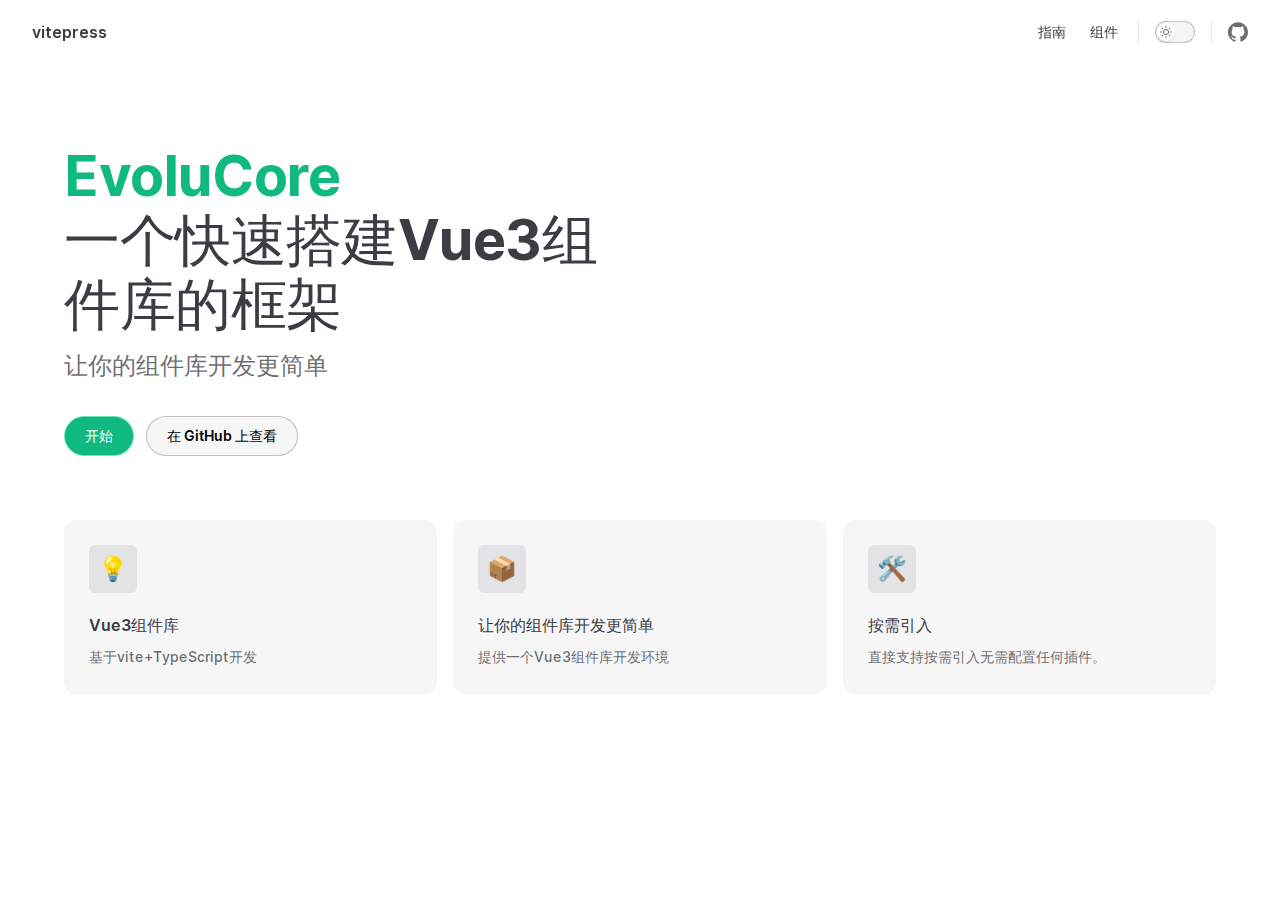
<file: index.html>
<!DOCTYPE html>
<html lang="en-US" dir="ltr">
  <head>
    <meta charset="utf-8">
    <meta name="viewport" content="width=device-width,initial-scale=1">
    <title>EvoluCore | 一个快速搭建Vue3组件库的框架</title>
    <meta name="description" content="A VitePress site">
    <link rel="preload stylesheet" href="/assets/style.d48b5e51.css" as="style">
    <script type="module" src="/assets/app.4b8f369d.js"></script>
    <link rel="preload" href="/assets/inter-roman-latin.2ed14f66.woff2" as="font" type="font/woff2" crossorigin="">
  <link rel="modulepreload" href="/assets/chunks/framework.c70d819a.js">
  <link rel="modulepreload" href="/assets/chunks/theme.edb5f529.js">
  <link rel="modulepreload" href="/assets/index.md.84048047.lean.js">
  <script id="check-dark-light">(()=>{const e=localStorage.getItem("vitepress-theme-appearance")||"",a=window.matchMedia("(prefers-color-scheme: dark)").matches;(!e||e==="auto"?a:e==="dark")&&document.documentElement.classList.add("dark")})();</script>
  </head>
  <body>
    <div id="app"><div class="Layout" data-v-1bb2f129><!--[--><!--]--><!--[--><span tabindex="-1" data-v-63f22aab></span><a href="#VPContent" class="VPSkipLink visually-hidden" data-v-63f22aab> Skip to content </a><!--]--><!----><header class="VPNav" data-v-1bb2f129 data-v-a34db07b><div class="VPNavBar" data-v-a34db07b data-v-1596ffe1><div class="container" data-v-1596ffe1><div class="title" data-v-1596ffe1><div class="VPNavBarTitle" data-v-1596ffe1 data-v-0a76f8d3><a class="title" href="/" data-v-0a76f8d3><!--[--><!--]--><!----><!--[-->vitepress<!--]--><!--[--><!--]--></a></div></div><div class="content" data-v-1596ffe1><div class="curtain" data-v-1596ffe1></div><div class="content-body" data-v-1596ffe1><!--[--><!--]--><div class="VPNavBarSearch search" style="--vp-meta-key:&#39;Meta&#39;;" data-v-1596ffe1><!----></div><nav aria-labelledby="main-nav-aria-label" class="VPNavBarMenu menu" data-v-1596ffe1 data-v-b359ed1b><span id="main-nav-aria-label" class="visually-hidden" data-v-b359ed1b>Main Navigation</span><!--[--><!--[--><a class="VPLink link VPNavBarMenuLink" href="/guild/introduce.html" tabindex="0" data-v-b359ed1b data-v-f59ed9b0 data-v-d43be64b><!--[-->指南<!--]--><!----></a><!--]--><!--[--><a class="VPLink link VPNavBarMenuLink" href="/components/button/" tabindex="0" data-v-b359ed1b data-v-f59ed9b0 data-v-d43be64b><!--[-->组件<!--]--><!----></a><!--]--><!--]--></nav><!----><div class="VPNavBarAppearance appearance" data-v-1596ffe1 data-v-9010f708><label title="toggle dark mode" data-v-9010f708 data-v-d41270d1><button class="VPSwitch VPSwitchAppearance" type="button" role="switch" aria-checked="false" data-v-d41270d1 data-v-3f26024b><span class="check" data-v-3f26024b><span class="icon" data-v-3f26024b><!--[--><svg xmlns="http://www.w3.org/2000/svg" aria-hidden="true" focusable="false" viewbox="0 0 24 24" class="sun" data-v-d41270d1><path d="M12,18c-3.3,0-6-2.7-6-6s2.7-6,6-6s6,2.7,6,6S15.3,18,12,18zM12,8c-2.2,0-4,1.8-4,4c0,2.2,1.8,4,4,4c2.2,0,4-1.8,4-4C16,9.8,14.2,8,12,8z"></path><path d="M12,4c-0.6,0-1-0.4-1-1V1c0-0.6,0.4-1,1-1s1,0.4,1,1v2C13,3.6,12.6,4,12,4z"></path><path d="M12,24c-0.6,0-1-0.4-1-1v-2c0-0.6,0.4-1,1-1s1,0.4,1,1v2C13,23.6,12.6,24,12,24z"></path><path d="M5.6,6.6c-0.3,0-0.5-0.1-0.7-0.3L3.5,4.9c-0.4-0.4-0.4-1,0-1.4s1-0.4,1.4,0l1.4,1.4c0.4,0.4,0.4,1,0,1.4C6.2,6.5,5.9,6.6,5.6,6.6z"></path><path d="M19.8,20.8c-0.3,0-0.5-0.1-0.7-0.3l-1.4-1.4c-0.4-0.4-0.4-1,0-1.4s1-0.4,1.4,0l1.4,1.4c0.4,0.4,0.4,1,0,1.4C20.3,20.7,20,20.8,19.8,20.8z"></path><path d="M3,13H1c-0.6,0-1-0.4-1-1s0.4-1,1-1h2c0.6,0,1,0.4,1,1S3.6,13,3,13z"></path><path d="M23,13h-2c-0.6,0-1-0.4-1-1s0.4-1,1-1h2c0.6,0,1,0.4,1,1S23.6,13,23,13z"></path><path d="M4.2,20.8c-0.3,0-0.5-0.1-0.7-0.3c-0.4-0.4-0.4-1,0-1.4l1.4-1.4c0.4-0.4,1-0.4,1.4,0s0.4,1,0,1.4l-1.4,1.4C4.7,20.7,4.5,20.8,4.2,20.8z"></path><path d="M18.4,6.6c-0.3,0-0.5-0.1-0.7-0.3c-0.4-0.4-0.4-1,0-1.4l1.4-1.4c0.4-0.4,1-0.4,1.4,0s0.4,1,0,1.4l-1.4,1.4C18.9,6.5,18.6,6.6,18.4,6.6z"></path></svg><svg xmlns="http://www.w3.org/2000/svg" aria-hidden="true" focusable="false" viewbox="0 0 24 24" class="moon" data-v-d41270d1><path d="M12.1,22c-0.3,0-0.6,0-0.9,0c-5.5-0.5-9.5-5.4-9-10.9c0.4-4.8,4.2-8.6,9-9c0.4,0,0.8,0.2,1,0.5c0.2,0.3,0.2,0.8-0.1,1.1c-2,2.7-1.4,6.4,1.3,8.4c2.1,1.6,5,1.6,7.1,0c0.3-0.2,0.7-0.3,1.1-0.1c0.3,0.2,0.5,0.6,0.5,1c-0.2,2.7-1.5,5.1-3.6,6.8C16.6,21.2,14.4,22,12.1,22zM9.3,4.4c-2.9,1-5,3.6-5.2,6.8c-0.4,4.4,2.8,8.3,7.2,8.7c2.1,0.2,4.2-0.4,5.8-1.8c1.1-0.9,1.9-2.1,2.4-3.4c-2.5,0.9-5.3,0.5-7.5-1.1C9.2,11.4,8.1,7.7,9.3,4.4z"></path></svg><!--]--></span></span></button></label></div><div class="VPSocialLinks VPNavBarSocialLinks social-links" data-v-1596ffe1 data-v-08c912ee data-v-e23be4ef><!--[--><a class="VPSocialLink" href="https://github.com/triumph-light/evolucore" aria-label="github" target="_blank" rel="noopener" data-v-e23be4ef data-v-031dfe03><svg role="img" viewBox="0 0 24 24" xmlns="http://www.w3.org/2000/svg"><title>GitHub</title><path d="M12 .297c-6.63 0-12 5.373-12 12 0 5.303 3.438 9.8 8.205 11.385.6.113.82-.258.82-.577 0-.285-.01-1.04-.015-2.04-3.338.724-4.042-1.61-4.042-1.61C4.422 18.07 3.633 17.7 3.633 17.7c-1.087-.744.084-.729.084-.729 1.205.084 1.838 1.236 1.838 1.236 1.07 1.835 2.809 1.305 3.495.998.108-.776.417-1.305.76-1.605-2.665-.3-5.466-1.332-5.466-5.93 0-1.31.465-2.38 1.235-3.22-.135-.303-.54-1.523.105-3.176 0 0 1.005-.322 3.3 1.23.96-.267 1.98-.399 3-.405 1.02.006 2.04.138 3 .405 2.28-1.552 3.285-1.23 3.285-1.23.645 1.653.24 2.873.12 3.176.765.84 1.23 1.91 1.23 3.22 0 4.61-2.805 5.625-5.475 5.92.42.36.81 1.096.81 2.22 0 1.606-.015 2.896-.015 3.286 0 .315.21.69.825.57C20.565 22.092 24 17.592 24 12.297c0-6.627-5.373-12-12-12"/></svg></a><!--]--></div><div class="VPFlyout VPNavBarExtra extra" data-v-1596ffe1 data-v-df7bf462 data-v-a39792b1><button type="button" class="button" aria-haspopup="true" aria-expanded="false" aria-label="extra navigation" data-v-a39792b1><svg xmlns="http://www.w3.org/2000/svg" aria-hidden="true" focusable="false" viewbox="0 0 24 24" class="icon" data-v-a39792b1><circle cx="12" cy="12" r="2"></circle><circle cx="19" cy="12" r="2"></circle><circle cx="5" cy="12" r="2"></circle></svg></button><div class="menu" data-v-a39792b1><div class="VPMenu" data-v-a39792b1 data-v-052b0f96><!----><!--[--><!--[--><!----><div class="group" data-v-df7bf462><div class="item appearance" data-v-df7bf462><p class="label" data-v-df7bf462>Appearance</p><div class="appearance-action" data-v-df7bf462><label title="toggle dark mode" data-v-df7bf462 data-v-d41270d1><button class="VPSwitch VPSwitchAppearance" type="button" role="switch" aria-checked="false" data-v-d41270d1 data-v-3f26024b><span class="check" data-v-3f26024b><span class="icon" data-v-3f26024b><!--[--><svg xmlns="http://www.w3.org/2000/svg" aria-hidden="true" focusable="false" viewbox="0 0 24 24" class="sun" data-v-d41270d1><path d="M12,18c-3.3,0-6-2.7-6-6s2.7-6,6-6s6,2.7,6,6S15.3,18,12,18zM12,8c-2.2,0-4,1.8-4,4c0,2.2,1.8,4,4,4c2.2,0,4-1.8,4-4C16,9.8,14.2,8,12,8z"></path><path d="M12,4c-0.6,0-1-0.4-1-1V1c0-0.6,0.4-1,1-1s1,0.4,1,1v2C13,3.6,12.6,4,12,4z"></path><path d="M12,24c-0.6,0-1-0.4-1-1v-2c0-0.6,0.4-1,1-1s1,0.4,1,1v2C13,23.6,12.6,24,12,24z"></path><path d="M5.6,6.6c-0.3,0-0.5-0.1-0.7-0.3L3.5,4.9c-0.4-0.4-0.4-1,0-1.4s1-0.4,1.4,0l1.4,1.4c0.4,0.4,0.4,1,0,1.4C6.2,6.5,5.9,6.6,5.6,6.6z"></path><path d="M19.8,20.8c-0.3,0-0.5-0.1-0.7-0.3l-1.4-1.4c-0.4-0.4-0.4-1,0-1.4s1-0.4,1.4,0l1.4,1.4c0.4,0.4,0.4,1,0,1.4C20.3,20.7,20,20.8,19.8,20.8z"></path><path d="M3,13H1c-0.6,0-1-0.4-1-1s0.4-1,1-1h2c0.6,0,1,0.4,1,1S3.6,13,3,13z"></path><path d="M23,13h-2c-0.6,0-1-0.4-1-1s0.4-1,1-1h2c0.6,0,1,0.4,1,1S23.6,13,23,13z"></path><path d="M4.2,20.8c-0.3,0-0.5-0.1-0.7-0.3c-0.4-0.4-0.4-1,0-1.4l1.4-1.4c0.4-0.4,1-0.4,1.4,0s0.4,1,0,1.4l-1.4,1.4C4.7,20.7,4.5,20.8,4.2,20.8z"></path><path d="M18.4,6.6c-0.3,0-0.5-0.1-0.7-0.3c-0.4-0.4-0.4-1,0-1.4l1.4-1.4c0.4-0.4,1-0.4,1.4,0s0.4,1,0,1.4l-1.4,1.4C18.9,6.5,18.6,6.6,18.4,6.6z"></path></svg><svg xmlns="http://www.w3.org/2000/svg" aria-hidden="true" focusable="false" viewbox="0 0 24 24" class="moon" data-v-d41270d1><path d="M12.1,22c-0.3,0-0.6,0-0.9,0c-5.5-0.5-9.5-5.4-9-10.9c0.4-4.8,4.2-8.6,9-9c0.4,0,0.8,0.2,1,0.5c0.2,0.3,0.2,0.8-0.1,1.1c-2,2.7-1.4,6.4,1.3,8.4c2.1,1.6,5,1.6,7.1,0c0.3-0.2,0.7-0.3,1.1-0.1c0.3,0.2,0.5,0.6,0.5,1c-0.2,2.7-1.5,5.1-3.6,6.8C16.6,21.2,14.4,22,12.1,22zM9.3,4.4c-2.9,1-5,3.6-5.2,6.8c-0.4,4.4,2.8,8.3,7.2,8.7c2.1,0.2,4.2-0.4,5.8-1.8c1.1-0.9,1.9-2.1,2.4-3.4c-2.5,0.9-5.3,0.5-7.5-1.1C9.2,11.4,8.1,7.7,9.3,4.4z"></path></svg><!--]--></span></span></button></label></div></div></div><div class="group" data-v-df7bf462><div class="item social-links" data-v-df7bf462><div class="VPSocialLinks social-links-list" data-v-df7bf462 data-v-e23be4ef><!--[--><a class="VPSocialLink" href="https://github.com/triumph-light/evolucore" aria-label="github" target="_blank" rel="noopener" data-v-e23be4ef data-v-031dfe03><svg role="img" viewBox="0 0 24 24" xmlns="http://www.w3.org/2000/svg"><title>GitHub</title><path d="M12 .297c-6.63 0-12 5.373-12 12 0 5.303 3.438 9.8 8.205 11.385.6.113.82-.258.82-.577 0-.285-.01-1.04-.015-2.04-3.338.724-4.042-1.61-4.042-1.61C4.422 18.07 3.633 17.7 3.633 17.7c-1.087-.744.084-.729.084-.729 1.205.084 1.838 1.236 1.838 1.236 1.07 1.835 2.809 1.305 3.495.998.108-.776.417-1.305.76-1.605-2.665-.3-5.466-1.332-5.466-5.93 0-1.31.465-2.38 1.235-3.22-.135-.303-.54-1.523.105-3.176 0 0 1.005-.322 3.3 1.23.96-.267 1.98-.399 3-.405 1.02.006 2.04.138 3 .405 2.28-1.552 3.285-1.23 3.285-1.23.645 1.653.24 2.873.12 3.176.765.84 1.23 1.91 1.23 3.22 0 4.61-2.805 5.625-5.475 5.92.42.36.81 1.096.81 2.22 0 1.606-.015 2.896-.015 3.286 0 .315.21.69.825.57C20.565 22.092 24 17.592 24 12.297c0-6.627-5.373-12-12-12"/></svg></a><!--]--></div></div></div><!--]--><!--]--></div></div></div><!--[--><!--]--><button type="button" class="VPNavBarHamburger hamburger" aria-label="mobile navigation" aria-expanded="false" aria-controls="VPNavScreen" data-v-1596ffe1 data-v-66539d75><span class="container" data-v-66539d75><span class="top" data-v-66539d75></span><span class="middle" data-v-66539d75></span><span class="bottom" data-v-66539d75></span></span></button></div></div></div></div><!----></header><!----><!----><div class="VPContent is-home" id="VPContent" data-v-1bb2f129 data-v-6f756736><div class="VPHome" data-v-6f756736 data-v-53fe332a><!--[--><!--]--><div class="VPHero has-image VPHomeHero" data-v-53fe332a data-v-c5f42682><div class="container" data-v-c5f42682><div class="main" data-v-c5f42682><!--[--><h1 class="name" data-v-c5f42682><span class="clip" data-v-c5f42682>EvoluCore</span></h1><p class="text" data-v-c5f42682>一个快速搭建Vue3组件库的框架</p><p class="tagline" data-v-c5f42682>让你的组件库开发更简单</p><!--]--><div class="actions" data-v-c5f42682><!--[--><div class="action" data-v-c5f42682><a class="VPButton medium brand" href="/guild/introduce.html" data-v-c5f42682 data-v-65d34a47>开始</a></div><div class="action" data-v-c5f42682><a class="VPButton medium alt" href="https://github.com/qddidi/easyest" target="_blank" rel="noreferrer" data-v-c5f42682 data-v-65d34a47>在 GitHub 上查看</a></div><!--]--></div></div><div class="image" data-v-c5f42682><div class="image-container" data-v-c5f42682><div class="image-bg" data-v-c5f42682></div><!--[--><!--[--><!--[--><!----><!----><!--]--><!--]--><!--]--></div></div></div></div><!--[--><!--]--><!--[--><!--]--><div class="VPFeatures VPHomeFeatures" data-v-53fe332a data-v-8a35b362><div class="container" data-v-8a35b362><div class="items" data-v-8a35b362><!--[--><div class="grid-3 item" data-v-8a35b362><span class="VPLink VPFeature" data-v-8a35b362 data-v-b583f93c data-v-d43be64b><!--[--><article class="box" data-v-b583f93c><div class="icon" data-v-b583f93c>💡</div><h2 class="title" data-v-b583f93c>Vue3组件库</h2><p class="details" data-v-b583f93c>基于vite+TypeScript开发</p><!----></article><!--]--><!----></span></div><div class="grid-3 item" data-v-8a35b362><span class="VPLink VPFeature" data-v-8a35b362 data-v-b583f93c data-v-d43be64b><!--[--><article class="box" data-v-b583f93c><div class="icon" data-v-b583f93c>📦</div><h2 class="title" data-v-b583f93c>让你的组件库开发更简单</h2><p class="details" data-v-b583f93c>提供一个Vue3组件库开发环境</p><!----></article><!--]--><!----></span></div><div class="grid-3 item" data-v-8a35b362><span class="VPLink VPFeature" data-v-8a35b362 data-v-b583f93c data-v-d43be64b><!--[--><article class="box" data-v-b583f93c><div class="icon" data-v-b583f93c>🛠️</div><h2 class="title" data-v-b583f93c>按需引入</h2><p class="details" data-v-b583f93c>直接支持按需引入无需配置任何插件。</p><!----></article><!--]--><!----></span></div><!--]--></div></div></div><!--[--><!--]--><div style="position:relative;" data-v-53fe332a><div></div></div></div></div><!----><!--[--><!--]--></div></div>
    <script>__VP_HASH_MAP__ = JSON.parse("{\"guild_quickstart.md\":\"344ac8ed\",\"guild_introduce.md\":\"3126398a\",\"index.md\":\"84048047\",\"components_button_index.md\":\"f0eb776c\"}")
__VP_SITE_DATA__ = JSON.parse("{\"lang\":\"en-US\",\"dir\":\"ltr\",\"title\":\"VitePress\",\"description\":\"A VitePress site\",\"base\":\"/\",\"head\":[],\"appearance\":true,\"themeConfig\":{\"siteTitle\":\"vitepress\",\"nav\":[{\"text\":\"指南\",\"link\":\"/guild/introduce\"},{\"text\":\"组件\",\"link\":\"components/button/\"}],\"socialLinks\":[{\"icon\":\"github\",\"link\":\"https://github.com/triumph-light/evolucore\"}],\"sidebar\":{\"/guild\":[{\"text\":\"引入\",\"items\":[{\"text\":\"介绍\",\"link\":\"/guild/introduce\"},{\"text\":\"快速开始\",\"link\":\"/guild/quickstart\"}]},{\"text\":\"进阶\",\"items\":[{\"text\":\"xxx\",\"link\":\"/xxx\"}]}],\"/components/\":[{\"text\":\"基础组件\",\"items\":[{\"text\":\"Button\",\"link\":\"/components/button\"}]}]}},\"locales\":{},\"scrollOffset\":90,\"cleanUrls\":false}")</script>
    
  </body>
</html>
</file>
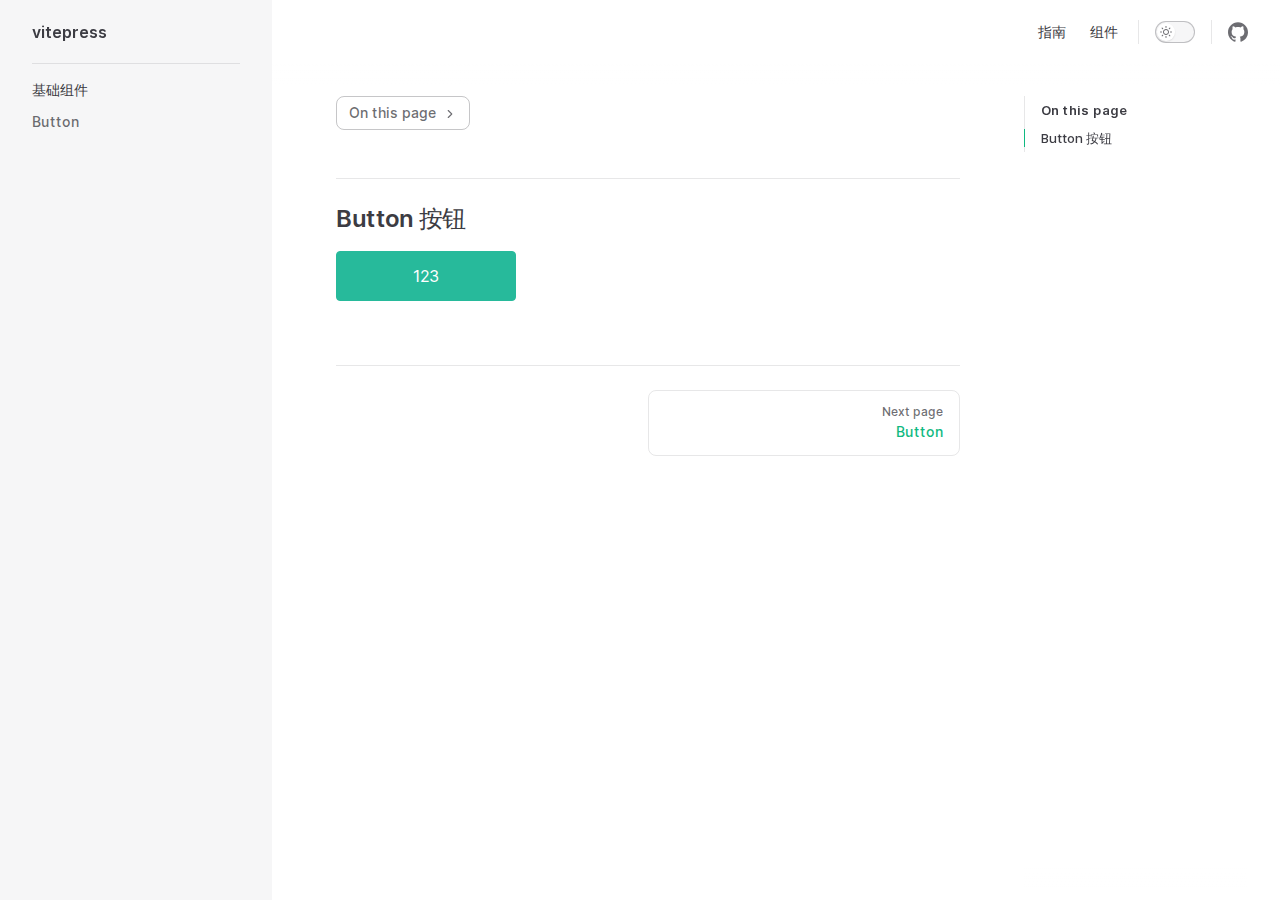
<file: components/button/index.html>
<!DOCTYPE html>
<html lang="en-US" dir="ltr">
  <head>
    <meta charset="utf-8">
    <meta name="viewport" content="width=device-width,initial-scale=1">
    <title>VitePress | VitePress</title>
    <meta name="description" content="A VitePress site">
    <link rel="preload stylesheet" href="/assets/style.d48b5e51.css" as="style">
    <script type="module" src="/assets/app.4b8f369d.js"></script>
    <link rel="preload" href="/assets/inter-roman-latin.2ed14f66.woff2" as="font" type="font/woff2" crossorigin="">
  <link rel="modulepreload" href="/assets/chunks/framework.c70d819a.js">
  <link rel="modulepreload" href="/assets/chunks/theme.edb5f529.js">
  <link rel="modulepreload" href="/assets/components_button_index.md.f0eb776c.lean.js">
  <script id="check-dark-light">(()=>{const e=localStorage.getItem("vitepress-theme-appearance")||"",a=window.matchMedia("(prefers-color-scheme: dark)").matches;(!e||e==="auto"?a:e==="dark")&&document.documentElement.classList.add("dark")})();</script>
  </head>
  <body>
    <div id="app"><div class="Layout" data-v-1bb2f129><!--[--><!--]--><!--[--><span tabindex="-1" data-v-63f22aab></span><a href="#VPContent" class="VPSkipLink visually-hidden" data-v-63f22aab> Skip to content </a><!--]--><!----><header class="VPNav" data-v-1bb2f129 data-v-a34db07b><div class="VPNavBar has-sidebar" data-v-a34db07b data-v-1596ffe1><div class="container" data-v-1596ffe1><div class="title" data-v-1596ffe1><div class="VPNavBarTitle has-sidebar" data-v-1596ffe1 data-v-0a76f8d3><a class="title" href="/" data-v-0a76f8d3><!--[--><!--]--><!----><!--[-->vitepress<!--]--><!--[--><!--]--></a></div></div><div class="content" data-v-1596ffe1><div class="curtain" data-v-1596ffe1></div><div class="content-body" data-v-1596ffe1><!--[--><!--]--><div class="VPNavBarSearch search" style="--vp-meta-key:&#39;Meta&#39;;" data-v-1596ffe1><!----></div><nav aria-labelledby="main-nav-aria-label" class="VPNavBarMenu menu" data-v-1596ffe1 data-v-b359ed1b><span id="main-nav-aria-label" class="visually-hidden" data-v-b359ed1b>Main Navigation</span><!--[--><!--[--><a class="VPLink link VPNavBarMenuLink" href="/guild/introduce.html" tabindex="0" data-v-b359ed1b data-v-f59ed9b0 data-v-d43be64b><!--[-->指南<!--]--><!----></a><!--]--><!--[--><a class="VPLink link VPNavBarMenuLink" href="/components/button/" tabindex="0" data-v-b359ed1b data-v-f59ed9b0 data-v-d43be64b><!--[-->组件<!--]--><!----></a><!--]--><!--]--></nav><!----><div class="VPNavBarAppearance appearance" data-v-1596ffe1 data-v-9010f708><label title="toggle dark mode" data-v-9010f708 data-v-d41270d1><button class="VPSwitch VPSwitchAppearance" type="button" role="switch" aria-checked="false" data-v-d41270d1 data-v-3f26024b><span class="check" data-v-3f26024b><span class="icon" data-v-3f26024b><!--[--><svg xmlns="http://www.w3.org/2000/svg" aria-hidden="true" focusable="false" viewbox="0 0 24 24" class="sun" data-v-d41270d1><path d="M12,18c-3.3,0-6-2.7-6-6s2.7-6,6-6s6,2.7,6,6S15.3,18,12,18zM12,8c-2.2,0-4,1.8-4,4c0,2.2,1.8,4,4,4c2.2,0,4-1.8,4-4C16,9.8,14.2,8,12,8z"></path><path d="M12,4c-0.6,0-1-0.4-1-1V1c0-0.6,0.4-1,1-1s1,0.4,1,1v2C13,3.6,12.6,4,12,4z"></path><path d="M12,24c-0.6,0-1-0.4-1-1v-2c0-0.6,0.4-1,1-1s1,0.4,1,1v2C13,23.6,12.6,24,12,24z"></path><path d="M5.6,6.6c-0.3,0-0.5-0.1-0.7-0.3L3.5,4.9c-0.4-0.4-0.4-1,0-1.4s1-0.4,1.4,0l1.4,1.4c0.4,0.4,0.4,1,0,1.4C6.2,6.5,5.9,6.6,5.6,6.6z"></path><path d="M19.8,20.8c-0.3,0-0.5-0.1-0.7-0.3l-1.4-1.4c-0.4-0.4-0.4-1,0-1.4s1-0.4,1.4,0l1.4,1.4c0.4,0.4,0.4,1,0,1.4C20.3,20.7,20,20.8,19.8,20.8z"></path><path d="M3,13H1c-0.6,0-1-0.4-1-1s0.4-1,1-1h2c0.6,0,1,0.4,1,1S3.6,13,3,13z"></path><path d="M23,13h-2c-0.6,0-1-0.4-1-1s0.4-1,1-1h2c0.6,0,1,0.4,1,1S23.6,13,23,13z"></path><path d="M4.2,20.8c-0.3,0-0.5-0.1-0.7-0.3c-0.4-0.4-0.4-1,0-1.4l1.4-1.4c0.4-0.4,1-0.4,1.4,0s0.4,1,0,1.4l-1.4,1.4C4.7,20.7,4.5,20.8,4.2,20.8z"></path><path d="M18.4,6.6c-0.3,0-0.5-0.1-0.7-0.3c-0.4-0.4-0.4-1,0-1.4l1.4-1.4c0.4-0.4,1-0.4,1.4,0s0.4,1,0,1.4l-1.4,1.4C18.9,6.5,18.6,6.6,18.4,6.6z"></path></svg><svg xmlns="http://www.w3.org/2000/svg" aria-hidden="true" focusable="false" viewbox="0 0 24 24" class="moon" data-v-d41270d1><path d="M12.1,22c-0.3,0-0.6,0-0.9,0c-5.5-0.5-9.5-5.4-9-10.9c0.4-4.8,4.2-8.6,9-9c0.4,0,0.8,0.2,1,0.5c0.2,0.3,0.2,0.8-0.1,1.1c-2,2.7-1.4,6.4,1.3,8.4c2.1,1.6,5,1.6,7.1,0c0.3-0.2,0.7-0.3,1.1-0.1c0.3,0.2,0.5,0.6,0.5,1c-0.2,2.7-1.5,5.1-3.6,6.8C16.6,21.2,14.4,22,12.1,22zM9.3,4.4c-2.9,1-5,3.6-5.2,6.8c-0.4,4.4,2.8,8.3,7.2,8.7c2.1,0.2,4.2-0.4,5.8-1.8c1.1-0.9,1.9-2.1,2.4-3.4c-2.5,0.9-5.3,0.5-7.5-1.1C9.2,11.4,8.1,7.7,9.3,4.4z"></path></svg><!--]--></span></span></button></label></div><div class="VPSocialLinks VPNavBarSocialLinks social-links" data-v-1596ffe1 data-v-08c912ee data-v-e23be4ef><!--[--><a class="VPSocialLink" href="https://github.com/triumph-light/evolucore" aria-label="github" target="_blank" rel="noopener" data-v-e23be4ef data-v-031dfe03><svg role="img" viewBox="0 0 24 24" xmlns="http://www.w3.org/2000/svg"><title>GitHub</title><path d="M12 .297c-6.63 0-12 5.373-12 12 0 5.303 3.438 9.8 8.205 11.385.6.113.82-.258.82-.577 0-.285-.01-1.04-.015-2.04-3.338.724-4.042-1.61-4.042-1.61C4.422 18.07 3.633 17.7 3.633 17.7c-1.087-.744.084-.729.084-.729 1.205.084 1.838 1.236 1.838 1.236 1.07 1.835 2.809 1.305 3.495.998.108-.776.417-1.305.76-1.605-2.665-.3-5.466-1.332-5.466-5.93 0-1.31.465-2.38 1.235-3.22-.135-.303-.54-1.523.105-3.176 0 0 1.005-.322 3.3 1.23.96-.267 1.98-.399 3-.405 1.02.006 2.04.138 3 .405 2.28-1.552 3.285-1.23 3.285-1.23.645 1.653.24 2.873.12 3.176.765.84 1.23 1.91 1.23 3.22 0 4.61-2.805 5.625-5.475 5.92.42.36.81 1.096.81 2.22 0 1.606-.015 2.896-.015 3.286 0 .315.21.69.825.57C20.565 22.092 24 17.592 24 12.297c0-6.627-5.373-12-12-12"/></svg></a><!--]--></div><div class="VPFlyout VPNavBarExtra extra" data-v-1596ffe1 data-v-df7bf462 data-v-a39792b1><button type="button" class="button" aria-haspopup="true" aria-expanded="false" aria-label="extra navigation" data-v-a39792b1><svg xmlns="http://www.w3.org/2000/svg" aria-hidden="true" focusable="false" viewbox="0 0 24 24" class="icon" data-v-a39792b1><circle cx="12" cy="12" r="2"></circle><circle cx="19" cy="12" r="2"></circle><circle cx="5" cy="12" r="2"></circle></svg></button><div class="menu" data-v-a39792b1><div class="VPMenu" data-v-a39792b1 data-v-052b0f96><!----><!--[--><!--[--><!----><div class="group" data-v-df7bf462><div class="item appearance" data-v-df7bf462><p class="label" data-v-df7bf462>Appearance</p><div class="appearance-action" data-v-df7bf462><label title="toggle dark mode" data-v-df7bf462 data-v-d41270d1><button class="VPSwitch VPSwitchAppearance" type="button" role="switch" aria-checked="false" data-v-d41270d1 data-v-3f26024b><span class="check" data-v-3f26024b><span class="icon" data-v-3f26024b><!--[--><svg xmlns="http://www.w3.org/2000/svg" aria-hidden="true" focusable="false" viewbox="0 0 24 24" class="sun" data-v-d41270d1><path d="M12,18c-3.3,0-6-2.7-6-6s2.7-6,6-6s6,2.7,6,6S15.3,18,12,18zM12,8c-2.2,0-4,1.8-4,4c0,2.2,1.8,4,4,4c2.2,0,4-1.8,4-4C16,9.8,14.2,8,12,8z"></path><path d="M12,4c-0.6,0-1-0.4-1-1V1c0-0.6,0.4-1,1-1s1,0.4,1,1v2C13,3.6,12.6,4,12,4z"></path><path d="M12,24c-0.6,0-1-0.4-1-1v-2c0-0.6,0.4-1,1-1s1,0.4,1,1v2C13,23.6,12.6,24,12,24z"></path><path d="M5.6,6.6c-0.3,0-0.5-0.1-0.7-0.3L3.5,4.9c-0.4-0.4-0.4-1,0-1.4s1-0.4,1.4,0l1.4,1.4c0.4,0.4,0.4,1,0,1.4C6.2,6.5,5.9,6.6,5.6,6.6z"></path><path d="M19.8,20.8c-0.3,0-0.5-0.1-0.7-0.3l-1.4-1.4c-0.4-0.4-0.4-1,0-1.4s1-0.4,1.4,0l1.4,1.4c0.4,0.4,0.4,1,0,1.4C20.3,20.7,20,20.8,19.8,20.8z"></path><path d="M3,13H1c-0.6,0-1-0.4-1-1s0.4-1,1-1h2c0.6,0,1,0.4,1,1S3.6,13,3,13z"></path><path d="M23,13h-2c-0.6,0-1-0.4-1-1s0.4-1,1-1h2c0.6,0,1,0.4,1,1S23.6,13,23,13z"></path><path d="M4.2,20.8c-0.3,0-0.5-0.1-0.7-0.3c-0.4-0.4-0.4-1,0-1.4l1.4-1.4c0.4-0.4,1-0.4,1.4,0s0.4,1,0,1.4l-1.4,1.4C4.7,20.7,4.5,20.8,4.2,20.8z"></path><path d="M18.4,6.6c-0.3,0-0.5-0.1-0.7-0.3c-0.4-0.4-0.4-1,0-1.4l1.4-1.4c0.4-0.4,1-0.4,1.4,0s0.4,1,0,1.4l-1.4,1.4C18.9,6.5,18.6,6.6,18.4,6.6z"></path></svg><svg xmlns="http://www.w3.org/2000/svg" aria-hidden="true" focusable="false" viewbox="0 0 24 24" class="moon" data-v-d41270d1><path d="M12.1,22c-0.3,0-0.6,0-0.9,0c-5.5-0.5-9.5-5.4-9-10.9c0.4-4.8,4.2-8.6,9-9c0.4,0,0.8,0.2,1,0.5c0.2,0.3,0.2,0.8-0.1,1.1c-2,2.7-1.4,6.4,1.3,8.4c2.1,1.6,5,1.6,7.1,0c0.3-0.2,0.7-0.3,1.1-0.1c0.3,0.2,0.5,0.6,0.5,1c-0.2,2.7-1.5,5.1-3.6,6.8C16.6,21.2,14.4,22,12.1,22zM9.3,4.4c-2.9,1-5,3.6-5.2,6.8c-0.4,4.4,2.8,8.3,7.2,8.7c2.1,0.2,4.2-0.4,5.8-1.8c1.1-0.9,1.9-2.1,2.4-3.4c-2.5,0.9-5.3,0.5-7.5-1.1C9.2,11.4,8.1,7.7,9.3,4.4z"></path></svg><!--]--></span></span></button></label></div></div></div><div class="group" data-v-df7bf462><div class="item social-links" data-v-df7bf462><div class="VPSocialLinks social-links-list" data-v-df7bf462 data-v-e23be4ef><!--[--><a class="VPSocialLink" href="https://github.com/triumph-light/evolucore" aria-label="github" target="_blank" rel="noopener" data-v-e23be4ef data-v-031dfe03><svg role="img" viewBox="0 0 24 24" xmlns="http://www.w3.org/2000/svg"><title>GitHub</title><path d="M12 .297c-6.63 0-12 5.373-12 12 0 5.303 3.438 9.8 8.205 11.385.6.113.82-.258.82-.577 0-.285-.01-1.04-.015-2.04-3.338.724-4.042-1.61-4.042-1.61C4.422 18.07 3.633 17.7 3.633 17.7c-1.087-.744.084-.729.084-.729 1.205.084 1.838 1.236 1.838 1.236 1.07 1.835 2.809 1.305 3.495.998.108-.776.417-1.305.76-1.605-2.665-.3-5.466-1.332-5.466-5.93 0-1.31.465-2.38 1.235-3.22-.135-.303-.54-1.523.105-3.176 0 0 1.005-.322 3.3 1.23.96-.267 1.98-.399 3-.405 1.02.006 2.04.138 3 .405 2.28-1.552 3.285-1.23 3.285-1.23.645 1.653.24 2.873.12 3.176.765.84 1.23 1.91 1.23 3.22 0 4.61-2.805 5.625-5.475 5.92.42.36.81 1.096.81 2.22 0 1.606-.015 2.896-.015 3.286 0 .315.21.69.825.57C20.565 22.092 24 17.592 24 12.297c0-6.627-5.373-12-12-12"/></svg></a><!--]--></div></div></div><!--]--><!--]--></div></div></div><!--[--><!--]--><button type="button" class="VPNavBarHamburger hamburger" aria-label="mobile navigation" aria-expanded="false" aria-controls="VPNavScreen" data-v-1596ffe1 data-v-66539d75><span class="container" data-v-66539d75><span class="top" data-v-66539d75></span><span class="middle" data-v-66539d75></span><span class="bottom" data-v-66539d75></span></span></button></div></div></div></div><!----></header><div class="VPLocalNav" data-v-1bb2f129 data-v-63da8173><button class="menu" aria-expanded="false" aria-controls="VPSidebarNav" data-v-63da8173><svg xmlns="http://www.w3.org/2000/svg" aria-hidden="true" focusable="false" viewbox="0 0 24 24" class="menu-icon" data-v-63da8173><path d="M17,11H3c-0.6,0-1-0.4-1-1s0.4-1,1-1h14c0.6,0,1,0.4,1,1S17.6,11,17,11z"></path><path d="M21,7H3C2.4,7,2,6.6,2,6s0.4-1,1-1h18c0.6,0,1,0.4,1,1S21.6,7,21,7z"></path><path d="M21,15H3c-0.6,0-1-0.4-1-1s0.4-1,1-1h18c0.6,0,1,0.4,1,1S21.6,15,21,15z"></path><path d="M17,19H3c-0.6,0-1-0.4-1-1s0.4-1,1-1h14c0.6,0,1,0.4,1,1S17.6,19,17,19z"></path></svg><span class="menu-text" data-v-63da8173>Menu</span></button><div class="VPLocalNavOutlineDropdown" style="--vp-vh:0px;" data-v-63da8173 data-v-231e001f><button data-v-231e001f>Return to top</button><!----></div></div><aside class="VPSidebar" data-v-1bb2f129 data-v-61f7436d><div class="curtain" data-v-61f7436d></div><nav class="nav" id="VPSidebarNav" aria-labelledby="sidebar-aria-label" tabindex="-1" data-v-61f7436d><span class="visually-hidden" id="sidebar-aria-label" data-v-61f7436d> Sidebar Navigation </span><!--[--><!--]--><!--[--><div class="group" data-v-61f7436d><section class="VPSidebarItem level-0" data-v-61f7436d data-v-08b55500><div class="item" role="button" tabindex="0" data-v-08b55500><div class="indicator" data-v-08b55500></div><h2 class="text" data-v-08b55500>基础组件</h2><!----></div><div class="items" data-v-08b55500><!--[--><div class="VPSidebarItem level-1 is-link" data-v-08b55500 data-v-08b55500><div class="item" data-v-08b55500><div class="indicator" data-v-08b55500></div><a class="VPLink link link" href="/components/button.html" data-v-08b55500 data-v-d43be64b><!--[--><p class="text" data-v-08b55500>Button</p><!--]--><!----></a><!----></div><!----></div><!--]--></div></section></div><!--]--><!--[--><!--]--></nav></aside><div class="VPContent has-sidebar" id="VPContent" data-v-1bb2f129 data-v-6f756736><div class="VPDoc has-sidebar has-aside" data-v-6f756736 data-v-ff5231c6><!--[--><!--]--><div class="container" data-v-ff5231c6><div class="aside" data-v-ff5231c6><div class="aside-curtain" data-v-ff5231c6></div><div class="aside-container" data-v-ff5231c6><div class="aside-content" data-v-ff5231c6><div class="VPDocAside" data-v-ff5231c6 data-v-3fda3bb3><!--[--><!--]--><!--[--><!--]--><div class="VPDocAsideOutline" data-v-3fda3bb3 data-v-7a542a27><div class="content" data-v-7a542a27><div class="outline-marker" data-v-7a542a27></div><div class="outline-title" data-v-7a542a27>On this page</div><nav aria-labelledby="doc-outline-aria-label" data-v-7a542a27><span class="visually-hidden" id="doc-outline-aria-label" data-v-7a542a27> Table of Contents for current page </span><ul class="root" data-v-7a542a27 data-v-a6260207><!--[--><!--]--></ul></nav></div></div><!--[--><!--]--><div class="spacer" data-v-3fda3bb3></div><!--[--><!--]--><!----><!--[--><!--]--><!--[--><!--]--></div></div></div></div><div class="content" data-v-ff5231c6><div class="content-container" data-v-ff5231c6><!--[--><!--]--><!----><main class="main" data-v-ff5231c6><div style="position:relative;" class="vp-doc _components_button_index" data-v-ff5231c6><div><h2 id="button-按钮" tabindex="-1">Button 按钮 <a class="header-anchor" href="#button-按钮" aria-label="Permalink to &quot;Button 按钮&quot;">​</a></h2><button class="xtx-button ellipsis middle primary"><!--[-->123<!--]--></button></div></div></main><footer class="VPDocFooter" data-v-ff5231c6 data-v-a1f86bc6><!--[--><!--]--><!----><div class="prev-next" data-v-a1f86bc6><div class="pager" data-v-a1f86bc6><!----></div><div class="pager" data-v-a1f86bc6><a class="pager-link next" href="/components/button.html" data-v-a1f86bc6><span class="desc" data-v-a1f86bc6>Next page</span><span class="title" data-v-a1f86bc6>Button</span></a></div></div></footer><!--[--><!--]--></div></div></div><!--[--><!--]--></div></div><!----><!--[--><!--]--></div></div>
    <script>__VP_HASH_MAP__ = JSON.parse("{\"guild_quickstart.md\":\"344ac8ed\",\"guild_introduce.md\":\"3126398a\",\"index.md\":\"84048047\",\"components_button_index.md\":\"f0eb776c\"}")
__VP_SITE_DATA__ = JSON.parse("{\"lang\":\"en-US\",\"dir\":\"ltr\",\"title\":\"VitePress\",\"description\":\"A VitePress site\",\"base\":\"/\",\"head\":[],\"appearance\":true,\"themeConfig\":{\"siteTitle\":\"vitepress\",\"nav\":[{\"text\":\"指南\",\"link\":\"/guild/introduce\"},{\"text\":\"组件\",\"link\":\"components/button/\"}],\"socialLinks\":[{\"icon\":\"github\",\"link\":\"https://github.com/triumph-light/evolucore\"}],\"sidebar\":{\"/guild\":[{\"text\":\"引入\",\"items\":[{\"text\":\"介绍\",\"link\":\"/guild/introduce\"},{\"text\":\"快速开始\",\"link\":\"/guild/quickstart\"}]},{\"text\":\"进阶\",\"items\":[{\"text\":\"xxx\",\"link\":\"/xxx\"}]}],\"/components/\":[{\"text\":\"基础组件\",\"items\":[{\"text\":\"Button\",\"link\":\"/components/button\"}]}]}},\"locales\":{},\"scrollOffset\":90,\"cleanUrls\":false}")</script>
    
  </body>
</html>
</file>
<file: assets/style.d48b5e51.css>
@font-face{font-family:Inter var;font-weight:100 900;font-display:swap;font-style:normal;font-named-instance:"Regular";src:url(/assets/inter-roman-cyrillic.5f2c6c8c.woff2) format("woff2");unicode-range:U+0301,U+0400-045F,U+0490-0491,U+04B0-04B1,U+2116}@font-face{font-family:Inter var;font-weight:100 900;font-display:swap;font-style:normal;font-named-instance:"Regular";src:url(/assets/inter-roman-cyrillic-ext.e75737ce.woff2) format("woff2");unicode-range:U+0460-052F,U+1C80-1C88,U+20B4,U+2DE0-2DFF,U+A640-A69F,U+FE2E-FE2F}@font-face{font-family:Inter var;font-weight:100 900;font-display:swap;font-style:normal;font-named-instance:"Regular";src:url(/assets/inter-roman-greek.d5a6d92a.woff2) format("woff2");unicode-range:U+0370-03FF}@font-face{font-family:Inter var;font-weight:100 900;font-display:swap;font-style:normal;font-named-instance:"Regular";src:url(/assets/inter-roman-greek-ext.ab0619bc.woff2) format("woff2");unicode-range:U+1F00-1FFF}@font-face{font-family:Inter var;font-weight:100 900;font-display:swap;font-style:normal;font-named-instance:"Regular";src:url(/assets/inter-roman-latin.2ed14f66.woff2) format("woff2");unicode-range:U+0000-00FF,U+0131,U+0152-0153,U+02BB-02BC,U+02C6,U+02DA,U+02DC,U+2000-206F,U+2074,U+20AC,U+2122,U+2191,U+2193,U+2212,U+2215,U+FEFF,U+FFFD}@font-face{font-family:Inter var;font-weight:100 900;font-display:swap;font-style:normal;font-named-instance:"Regular";src:url(/assets/inter-roman-latin-ext.0030eebd.woff2) format("woff2");unicode-range:U+0100-024F,U+0259,U+1E00-1EFF,U+2020,U+20A0-20AB,U+20AD-20CF,U+2113,U+2C60-2C7F,U+A720-A7FF}@font-face{font-family:Inter var;font-weight:100 900;font-display:swap;font-style:normal;font-named-instance:"Regular";src:url(/assets/inter-roman-vietnamese.14ce25a6.woff2) format("woff2");unicode-range:U+0102-0103,U+0110-0111,U+0128-0129,U+0168-0169,U+01A0-01A1,U+01AF-01B0,U+1EA0-1EF9,U+20AB}@font-face{font-family:Inter var;font-weight:100 900;font-display:swap;font-style:italic;font-named-instance:"Italic";src:url(/assets/inter-italic-cyrillic.ea42a392.woff2) format("woff2");unicode-range:U+0301,U+0400-045F,U+0490-0491,U+04B0-04B1,U+2116}@font-face{font-family:Inter var;font-weight:100 900;font-display:swap;font-style:italic;font-named-instance:"Italic";src:url(/assets/inter-italic-cyrillic-ext.33bd5a8e.woff2) format("woff2");unicode-range:U+0460-052F,U+1C80-1C88,U+20B4,U+2DE0-2DFF,U+A640-A69F,U+FE2E-FE2F}@font-face{font-family:Inter var;font-weight:100 900;font-display:swap;font-style:italic;font-named-instance:"Italic";src:url(/assets/inter-italic-greek.8f4463c4.woff2) format("woff2");unicode-range:U+0370-03FF}@font-face{font-family:Inter var;font-weight:100 900;font-display:swap;font-style:italic;font-named-instance:"Italic";src:url(/assets/inter-italic-greek-ext.4fbe9427.woff2) format("woff2");unicode-range:U+1F00-1FFF}@font-face{font-family:Inter var;font-weight:100 900;font-display:swap;font-style:italic;font-named-instance:"Italic";src:url(/assets/inter-italic-latin.bd3b6f56.woff2) format("woff2");unicode-range:U+0000-00FF,U+0131,U+0152-0153,U+02BB-02BC,U+02C6,U+02DA,U+02DC,U+2000-206F,U+2074,U+20AC,U+2122,U+2191,U+2193,U+2212,U+2215,U+FEFF,U+FFFD}@font-face{font-family:Inter var;font-weight:100 900;font-display:swap;font-style:italic;font-named-instance:"Italic";src:url(/assets/inter-italic-latin-ext.bd8920cc.woff2) format("woff2");unicode-range:U+0100-024F,U+0259,U+1E00-1EFF,U+2020,U+20A0-20AB,U+20AD-20CF,U+2113,U+2C60-2C7F,U+A720-A7FF}@font-face{font-family:Inter var;font-weight:100 900;font-display:swap;font-style:italic;font-named-instance:"Italic";src:url(/assets/inter-italic-vietnamese.6ce511fb.woff2) format("woff2");unicode-range:U+0102-0103,U+0110-0111,U+0128-0129,U+0168-0169,U+01A0-01A1,U+01AF-01B0,U+1EA0-1EF9,U+20AB}@font-face{font-family:Chinese Quotes;src:local("PingFang SC Regular"),local("PingFang SC"),local("SimHei"),local("Source Han Sans SC");unicode-range:U+2018,U+2019,U+201C,U+201D}:root{--vp-c-white: #ffffff;--vp-c-black: #000000;--vp-c-gray: #8e8e93;--vp-c-text-light-1: rgba(60, 60, 67);--vp-c-text-light-2: rgba(60, 60, 67, .75);--vp-c-text-light-3: rgba(60, 60, 67, .33);--vp-c-text-dark-1: rgba(255, 255, 245, .86);--vp-c-text-dark-2: rgba(235, 235, 245, .6);--vp-c-text-dark-3: rgba(235, 235, 245, .38);--vp-c-green: #10b981;--vp-c-green-light: #34d399;--vp-c-green-lighter: #6ee7b7;--vp-c-green-dark: #059669;--vp-c-green-darker: #047857;--vp-c-green-dimm-1: rgba(16, 185, 129, .05);--vp-c-green-dimm-2: rgba(16, 185, 129, .2);--vp-c-green-dimm-3: rgba(16, 185, 129, .5);--vp-c-yellow: #d97706;--vp-c-yellow-light: #f59e0b;--vp-c-yellow-lighter: #fbbf24;--vp-c-yellow-dark: #b45309;--vp-c-yellow-darker: #92400e;--vp-c-yellow-dimm-1: rgba(234, 179, 8, .05);--vp-c-yellow-dimm-2: rgba(234, 179, 8, .2);--vp-c-yellow-dimm-3: rgba(234, 179, 8, .5);--vp-c-red: #f43f5e;--vp-c-red-light: #fb7185;--vp-c-red-lighter: #fda4af;--vp-c-red-dark: #e11d48;--vp-c-red-darker: #be123c;--vp-c-red-dimm-1: rgba(244, 63, 94, .05);--vp-c-red-dimm-2: rgba(244, 63, 94, .2);--vp-c-red-dimm-3: rgba(244, 63, 94, .5);--vp-c-sponsor: #db2777}:root{--vp-c-bg: #ffffff;--vp-c-bg-elv: #ffffff;--vp-c-bg-elv-up: #ffffff;--vp-c-bg-elv-down: #f6f6f7;--vp-c-bg-elv-mute: #f6f6f7;--vp-c-bg-soft: #f6f6f7;--vp-c-bg-soft-up: #f9f9fa;--vp-c-bg-soft-down: #e3e3e5;--vp-c-bg-soft-mute: #e3e3e5;--vp-c-bg-alt: #f6f6f7;--vp-c-border: rgba(60, 60, 67, .29);--vp-c-divider: rgba(60, 60, 67, .12);--vp-c-gutter: rgba(60, 60, 67, .12);--vp-c-neutral: var(--vp-c-black);--vp-c-neutral-inverse: var(--vp-c-white);--vp-c-text-1: var(--vp-c-text-light-1);--vp-c-text-2: var(--vp-c-text-light-2);--vp-c-text-3: var(--vp-c-text-light-3);--vp-c-text-inverse-1: var(--vp-c-text-dark-1);--vp-c-text-inverse-2: var(--vp-c-text-dark-2);--vp-c-text-inverse-3: var(--vp-c-text-dark-3);--vp-c-text-code: #476582;--vp-c-brand: var(--vp-c-green);--vp-c-brand-light: var(--vp-c-green-light);--vp-c-brand-lighter: var(--vp-c-green-lighter);--vp-c-brand-dark: var(--vp-c-green-dark);--vp-c-brand-darker: var(--vp-c-green-darker);--vp-c-mute: #f6f6f7;--vp-c-mute-light: #f9f9fc;--vp-c-mute-lighter: #ffffff;--vp-c-mute-dark: #e3e3e5;--vp-c-mute-darker: #d7d7d9}.dark{--vp-c-bg: #1e1e20;--vp-c-bg-elv: #252529;--vp-c-bg-elv-up: #313136;--vp-c-bg-elv-down: #1e1e20;--vp-c-bg-elv-mute: #313136;--vp-c-bg-soft: #252529;--vp-c-bg-soft-up: #313136;--vp-c-bg-soft-down: #1e1e20;--vp-c-bg-soft-mute: #313136;--vp-c-bg-alt: #161618;--vp-c-border: rgba(82, 82, 89, .68);--vp-c-divider: rgba(82, 82, 89, .32);--vp-c-gutter: #000000;--vp-c-neutral: var(--vp-c-white);--vp-c-neutral-inverse: var(--vp-c-black);--vp-c-text-1: var(--vp-c-text-dark-1);--vp-c-text-2: var(--vp-c-text-dark-2);--vp-c-text-3: var(--vp-c-text-dark-3);--vp-c-text-inverse-1: var(--vp-c-text-light-1);--vp-c-text-inverse-2: var(--vp-c-text-light-2);--vp-c-text-inverse-3: var(--vp-c-text-light-3);--vp-c-text-code: #c9def1;--vp-c-mute: #313136;--vp-c-mute-light: #3a3a3c;--vp-c-mute-lighter: #505053;--vp-c-mute-dark: #2c2c30;--vp-c-mute-darker: #252529}:root{--vp-font-family-base: "Chinese Quotes", "Inter var", "Inter", ui-sans-serif, system-ui, -apple-system, BlinkMacSystemFont, "Segoe UI", Roboto, "Helvetica Neue", Helvetica, Arial, "Noto Sans", sans-serif, "Apple Color Emoji", "Segoe UI Emoji", "Segoe UI Symbol", "Noto Color Emoji";--vp-font-family-mono: ui-monospace, SFMono-Regular, "SF Mono", Menlo, Monaco, Consolas, "Liberation Mono", "Courier New", monospace}:root{--vp-shadow-1: 0 1px 2px rgba(0, 0, 0, .04), 0 1px 2px rgba(0, 0, 0, .06);--vp-shadow-2: 0 3px 12px rgba(0, 0, 0, .07), 0 1px 4px rgba(0, 0, 0, .07);--vp-shadow-3: 0 12px 32px rgba(0, 0, 0, .1), 0 2px 6px rgba(0, 0, 0, .08);--vp-shadow-4: 0 14px 44px rgba(0, 0, 0, .12), 0 3px 9px rgba(0, 0, 0, .12);--vp-shadow-5: 0 18px 56px rgba(0, 0, 0, .16), 0 4px 12px rgba(0, 0, 0, .16)}:root{--vp-z-index-local-nav: 10;--vp-z-index-nav: 20;--vp-z-index-layout-top: 30;--vp-z-index-backdrop: 40;--vp-z-index-sidebar: 50;--vp-z-index-footer: 60}:root{--vp-icon-copy: url("data:image/svg+xml,%3Csvg xmlns='http://www.w3.org/2000/svg' fill='none' height='20' width='20' stroke='rgba(128,128,128,1)' stroke-width='2' viewBox='0 0 24 24'%3E%3Cpath stroke-linecap='round' stroke-linejoin='round' d='M9 5H7a2 2 0 0 0-2 2v12a2 2 0 0 0 2 2h10a2 2 0 0 0 2-2V7a2 2 0 0 0-2-2h-2M9 5a2 2 0 0 0 2 2h2a2 2 0 0 0 2-2M9 5a2 2 0 0 1 2-2h2a2 2 0 0 1 2 2'/%3E%3C/svg%3E");--vp-icon-copied: url("data:image/svg+xml,%3Csvg xmlns='http://www.w3.org/2000/svg' fill='none' height='20' width='20' stroke='rgba(128,128,128,1)' stroke-width='2' viewBox='0 0 24 24'%3E%3Cpath stroke-linecap='round' stroke-linejoin='round' d='M9 5H7a2 2 0 0 0-2 2v12a2 2 0 0 0 2 2h10a2 2 0 0 0 2-2V7a2 2 0 0 0-2-2h-2M9 5a2 2 0 0 0 2 2h2a2 2 0 0 0 2-2M9 5a2 2 0 0 1 2-2h2a2 2 0 0 1 2 2m-6 9 2 2 4-4'/%3E%3C/svg%3E")}:root{--vp-layout-max-width: 1440px}:root{--vp-header-anchor-symbol: "#"}:root{--vp-code-line-height: 1.7;--vp-code-font-size: .875em;--vp-c-code-dimm: var(--vp-c-text-dark-3);--vp-code-block-color: var(--vp-c-text-dark-1);--vp-code-block-bg: #292b30;--vp-code-block-bg-light: #1e1e20;--vp-code-block-divider-color: #000000;--vp-code-line-highlight-color: rgba(0, 0, 0, .5);--vp-code-line-number-color: var(--vp-c-code-dimm);--vp-code-line-diff-add-color: var(--vp-c-green-dimm-2);--vp-code-line-diff-add-symbol-color: var(--vp-c-green);--vp-code-line-diff-remove-color: var(--vp-c-red-dimm-2);--vp-code-line-diff-remove-symbol-color: var(--vp-c-red);--vp-code-line-warning-color: var(--vp-c-yellow-dimm-2);--vp-code-line-error-color: var(--vp-c-red-dimm-2);--vp-code-copy-code-border-color: transparent;--vp-code-copy-code-bg: var(--vp-code-block-bg-light);--vp-code-copy-code-hover-border-color: var(--vp-c-divider);--vp-code-copy-code-hover-bg: var(--vp-code-block-bg-light);--vp-code-copy-code-active-text: var(--vp-c-text-dark-2);--vp-code-tab-divider: var(--vp-code-block-divider-color);--vp-code-tab-text-color: var(--vp-c-text-dark-2);--vp-code-tab-bg: var(--vp-code-block-bg);--vp-code-tab-hover-text-color: var(--vp-c-text-dark-1);--vp-code-tab-active-text-color: var(--vp-c-text-dark-1);--vp-code-tab-active-bar-color: var(--vp-c-brand)}.dark{--vp-code-block-bg: #161618}:root:not(.dark) .vp-adaptive-theme{--vp-c-code-dimm: var(--vp-c-text-2);--vp-code-block-color: var(--vp-c-text-1);--vp-code-block-bg: #f8f8f8;--vp-code-block-divider-color: var(--vp-c-divider);--vp-code-line-highlight-color: #ececec;--vp-code-line-number-color: var(--vp-c-code-dimm);--vp-code-copy-code-bg: #e2e2e2;--vp-code-copy-code-hover-bg: #dcdcdc;--vp-code-copy-code-active-text: var(--vp-c-text-2);--vp-code-tab-divider: var(--vp-c-divider);--vp-code-tab-text-color: var(--vp-c-text-2);--vp-code-tab-bg: var(--vp-code-block-bg);--vp-code-tab-hover-text-color: var(--vp-c-text-1);--vp-code-tab-active-text-color: var(--vp-c-text-1)}:root{--vp-button-brand-border: var(--vp-c-brand-lighter);--vp-button-brand-text: var(--vp-c-white);--vp-button-brand-bg: var(--vp-c-brand);--vp-button-brand-hover-border: var(--vp-c-brand-lighter);--vp-button-brand-hover-text: var(--vp-c-white);--vp-button-brand-hover-bg: var(--vp-c-brand-dark);--vp-button-brand-active-border: var(--vp-c-brand-lighter);--vp-button-brand-active-text: var(--vp-c-white);--vp-button-brand-active-bg: var(--vp-c-brand-darker);--vp-button-alt-border: var(--vp-c-border);--vp-button-alt-text: var(--vp-c-neutral);--vp-button-alt-bg: var(--vp-c-mute);--vp-button-alt-hover-border: var(--vp-c-border);--vp-button-alt-hover-text: var(--vp-c-neutral);--vp-button-alt-hover-bg: var(--vp-c-mute-dark);--vp-button-alt-active-border: var(--vp-c-border);--vp-button-alt-active-text: var(--vp-c-neutral);--vp-button-alt-active-bg: var(--vp-c-mute-darker);--vp-button-sponsor-border: var(--vp-c-gray-light-3);--vp-button-sponsor-text: var(--vp-c-text-light-2);--vp-button-sponsor-bg: transparent;--vp-button-sponsor-hover-border: var(--vp-c-sponsor);--vp-button-sponsor-hover-text: var(--vp-c-sponsor);--vp-button-sponsor-hover-bg: transparent;--vp-button-sponsor-active-border: var(--vp-c-sponsor);--vp-button-sponsor-active-text: var(--vp-c-sponsor);--vp-button-sponsor-active-bg: transparent}.dark{--vp-button-sponsor-border: var(--vp-c-gray-dark-1);--vp-button-sponsor-text: var(--vp-c-text-dark-2)}:root{--vp-custom-block-font-size: 14px;--vp-custom-block-code-font-size: 13px;--vp-custom-block-info-border: var(--vp-c-border);--vp-custom-block-info-text: var(--vp-c-text-2);--vp-custom-block-info-bg: var(--vp-c-bg-soft-up);--vp-custom-block-info-code-bg: var(--vp-c-bg-soft);--vp-custom-block-tip-border: var(--vp-c-green);--vp-custom-block-tip-text: var(--vp-c-green-dark);--vp-custom-block-tip-bg: var(--vp-c-bg-soft-up);--vp-custom-block-tip-code-bg: var(--vp-c-bg-soft);--vp-custom-block-warning-border: var(--vp-c-yellow);--vp-custom-block-warning-text: var(--vp-c-yellow);--vp-custom-block-warning-bg: var(--vp-c-bg-soft-up);--vp-custom-block-warning-code-bg: var(--vp-c-bg-soft);--vp-custom-block-danger-border: var(--vp-c-red);--vp-custom-block-danger-text: var(--vp-c-red);--vp-custom-block-danger-bg: var(--vp-c-bg-soft-up);--vp-custom-block-danger-code-bg: var(--vp-c-bg-soft);--vp-custom-block-details-border: var(--vp-custom-block-info-border);--vp-custom-block-details-text: var(--vp-custom-block-info-text);--vp-custom-block-details-bg: var(--vp-custom-block-info-bg);--vp-custom-block-details-code-bg: var(--vp-custom-block-details-bg)}:root{--vp-input-border-color: var(--vp-c-border);--vp-input-bg-color: var(--vp-c-bg-alt);--vp-input-hover-border-color: var(--vp-c-gray);--vp-input-switch-bg-color: var(--vp-c-mute)}:root{--vp-nav-height: 64px;--vp-nav-bg-color: var(--vp-c-bg);--vp-nav-screen-bg-color: var(--vp-c-bg)}:root{--vp-local-nav-bg-color: var(--vp-c-bg)}:root{--vp-sidebar-width: 272px;--vp-sidebar-bg-color: var(--vp-c-bg-alt)}:root{--vp-backdrop-bg-color: rgba(0, 0, 0, .6)}:root{--vp-home-hero-name-color: var(--vp-c-brand);--vp-home-hero-name-background: transparent;--vp-home-hero-image-background-image: none;--vp-home-hero-image-filter: none}:root{--vp-badge-info-border: var(--vp-c-border);--vp-badge-info-text: var(--vp-c-text-2);--vp-badge-info-bg: var(--vp-c-bg-soft-up);--vp-badge-tip-border: var(--vp-c-green-dark);--vp-badge-tip-text: var(--vp-c-green);--vp-badge-tip-bg: var(--vp-c-green-dimm-1);--vp-badge-warning-border: var(--vp-c-yellow-dark);--vp-badge-warning-text: var(--vp-c-yellow);--vp-badge-warning-bg: var(--vp-c-yellow-dimm-1);--vp-badge-danger-border: var(--vp-c-red-dark);--vp-badge-danger-text: var(--vp-c-red);--vp-badge-danger-bg: var(--vp-c-red-dimm-1)}:root{--vp-carbon-ads-text-color: var(--vp-c-text-1);--vp-carbon-ads-poweredby-color: var(--vp-c-text-2);--vp-carbon-ads-bg-color: var(--vp-c-bg-soft);--vp-carbon-ads-hover-text-color: var(--vp-c-brand);--vp-carbon-ads-hover-poweredby-color: var(--vp-c-text-1)}:root{--vp-local-search-bg: var(--vp-c-bg);--vp-local-search-result-bg: var(--vp-c-bg);--vp-local-search-result-border: var(--vp-c-divider);--vp-local-search-result-selected-bg: var(--vp-c-bg);--vp-local-search-result-selected-border: var(--vp-c-brand);--vp-local-search-highlight-bg: var(--vp-c-green-lighter);--vp-local-search-highlight-text: var(--vp-c-black)}*,:before,:after{box-sizing:border-box}html{line-height:1.4;font-size:16px;-webkit-text-size-adjust:100%}html.dark{color-scheme:dark}body{margin:0;width:100%;min-width:320px;min-height:100vh;line-height:24px;font-family:var(--vp-font-family-base);font-size:16px;font-weight:400;color:var(--vp-c-text-1);background-color:var(--vp-c-bg);direction:ltr;font-synthesis:style;text-rendering:optimizeLegibility;-webkit-font-smoothing:antialiased;-moz-osx-font-smoothing:grayscale}main{display:block}h1,h2,h3,h4,h5,h6{margin:0;line-height:24px;font-size:16px;font-weight:400}p{margin:0}strong,b{font-weight:600}a,area,button,[role=button],input,label,select,summary,textarea{touch-action:manipulation}a{color:inherit;text-decoration:inherit}ol,ul{list-style:none;margin:0;padding:0}blockquote{margin:0}pre,code,kbd,samp{font-family:var(--vp-font-family-mono)}img,svg,video,canvas,audio,iframe,embed,object{display:block}figure{margin:0}img,video{max-width:100%;height:auto}button,input,optgroup,select,textarea{border:0;padding:0;line-height:inherit;color:inherit}button{padding:0;font-family:inherit;background-color:transparent;background-image:none}button:enabled,[role=button]:enabled{cursor:pointer}button:focus,button:focus-visible{outline:1px dotted;outline:4px auto -webkit-focus-ring-color}button:focus:not(:focus-visible){outline:none!important}input:focus,textarea:focus,select:focus{outline:none}table{border-collapse:collapse}input{background-color:transparent}input:-ms-input-placeholder,textarea:-ms-input-placeholder{color:var(--vp-c-text-3)}input::-ms-input-placeholder,textarea::-ms-input-placeholder{color:var(--vp-c-text-3)}input::placeholder,textarea::placeholder{color:var(--vp-c-text-3)}input::-webkit-outer-spin-button,input::-webkit-inner-spin-button{-webkit-appearance:none;margin:0}input[type=number]{-moz-appearance:textfield}textarea{resize:vertical}select{-webkit-appearance:none}fieldset{margin:0;padding:0}h1,h2,h3,h4,h5,h6,li,p{overflow-wrap:break-word}vite-error-overlay{z-index:9999}.visually-hidden{position:absolute;width:1px;height:1px;white-space:nowrap;clip:rect(0 0 0 0);clip-path:inset(50%);overflow:hidden}.custom-block{border:1px solid transparent;border-radius:8px;padding:16px 16px 8px;line-height:24px;font-size:var(--vp-custom-block-font-size);color:var(--vp-c-text-2)}.custom-block.info{border-color:var(--vp-custom-block-info-border);color:var(--vp-custom-block-info-text);background-color:var(--vp-custom-block-info-bg)}.custom-block.custom-block th,.custom-block.custom-block blockquote>p{font-size:var(--vp-custom-block-font-size);color:inherit}.custom-block.info code{background-color:var(--vp-custom-block-info-code-bg)}.custom-block.tip{border-color:var(--vp-custom-block-tip-border);color:var(--vp-custom-block-tip-text);background-color:var(--vp-custom-block-tip-bg)}.custom-block.tip code{background-color:var(--vp-custom-block-tip-code-bg)}.custom-block.warning{border-color:var(--vp-custom-block-warning-border);color:var(--vp-custom-block-warning-text);background-color:var(--vp-custom-block-warning-bg)}.custom-block.warning code{background-color:var(--vp-custom-block-warning-code-bg)}.custom-block.danger{border-color:var(--vp-custom-block-danger-border);color:var(--vp-custom-block-danger-text);background-color:var(--vp-custom-block-danger-bg)}.custom-block.danger code{background-color:var(--vp-custom-block-danger-code-bg)}.custom-block.details{border-color:var(--vp-custom-block-details-border);color:var(--vp-custom-block-details-text);background-color:var(--vp-custom-block-details-bg)}.custom-block.details code{background-color:var(--vp-custom-block-details-code-bg)}.custom-block-title{font-weight:600}.custom-block p+p{margin:8px 0}.custom-block.details summary{margin:0 0 8px;font-weight:700;cursor:pointer}.custom-block.details summary+p{margin:8px 0}.custom-block a{color:inherit;font-weight:600}.custom-block a:hover{text-decoration:underline}.custom-block code{font-size:var(--vp-custom-block-code-font-size)}.dark .vp-code-light{display:none}html:not(.dark) .vp-code-dark{display:none}.vp-code-group{margin-top:16px}.vp-code-group .tabs{position:relative;display:flex;margin-right:-24px;margin-left:-24px;padding:0 12px;background-color:var(--vp-code-tab-bg);overflow-x:auto;overflow-y:hidden}.vp-code-group .tabs:after{position:absolute;right:0;bottom:0;left:0;height:1px;background-color:var(--vp-code-tab-divider);content:""}@media (min-width: 640px){.vp-code-group .tabs{margin-right:0;margin-left:0;border-radius:8px 8px 0 0}}.vp-code-group .tabs input{position:absolute;opacity:0;pointer-events:none}.vp-code-group .tabs label{position:relative;display:inline-block;border-bottom:1px solid transparent;padding:0 12px;line-height:48px;font-size:14px;font-weight:500;color:var(--vp-code-tab-text-color);white-space:nowrap;cursor:pointer;transition:color .25s}.vp-code-group .tabs label:after{position:absolute;right:8px;bottom:-1px;left:8px;z-index:10;height:1px;content:"";background-color:transparent;transition:background-color .25s}.vp-code-group label:hover{color:var(--vp-code-tab-hover-text-color)}.vp-code-group input:checked+label{color:var(--vp-code-tab-active-text-color)}.vp-code-group input:checked+label:after{background-color:var(--vp-code-tab-active-bar-color)}.vp-code-group div[class*=language-]{display:none;margin-top:0!important;border-top-left-radius:0!important;border-top-right-radius:0!important}.vp-code-group div[class*=language-].active{display:block}.vp-doc h1,.vp-doc h2,.vp-doc h3,.vp-doc h4,.vp-doc h5,.vp-doc h6{position:relative;font-weight:600;outline:none}.vp-doc h1{letter-spacing:-.02em;line-height:40px;font-size:28px}.vp-doc h2{margin:48px 0 16px;border-top:1px solid var(--vp-c-divider);padding-top:24px;letter-spacing:-.02em;line-height:32px;font-size:24px}.vp-doc h3{margin:32px 0 0;letter-spacing:-.01em;line-height:28px;font-size:20px}.vp-doc .header-anchor{float:left;margin-left:-.87em;padding-right:.23em;font-weight:500;user-select:none;opacity:0;transition:color .25s,opacity .25s}.vp-doc .header-anchor:before{content:var(--vp-header-anchor-symbol)}.vp-doc h1:hover .header-anchor,.vp-doc h1 .header-anchor:focus,.vp-doc h2:hover .header-anchor,.vp-doc h2 .header-anchor:focus,.vp-doc h3:hover .header-anchor,.vp-doc h3 .header-anchor:focus,.vp-doc h4:hover .header-anchor,.vp-doc h4 .header-anchor:focus,.vp-doc h5:hover .header-anchor,.vp-doc h5 .header-anchor:focus,.vp-doc h6:hover .header-anchor,.vp-doc h6 .header-anchor:focus{opacity:1}@media (min-width: 768px){.vp-doc h1{letter-spacing:-.02em;line-height:40px;font-size:32px}}.vp-doc p,.vp-doc summary{margin:16px 0}.vp-doc p{line-height:28px}.vp-doc blockquote{margin:16px 0;border-left:2px solid var(--vp-c-divider);padding-left:16px;transition:border-color .5s}.vp-doc blockquote>p{margin:0;font-size:16px;color:var(--vp-c-text-2);transition:color .5s}.vp-doc a{font-weight:500;color:var(--vp-c-brand);text-decoration-style:dotted;transition:color .25s}.vp-doc a:hover{text-decoration:underline}.vp-doc strong{font-weight:600}.vp-doc ul,.vp-doc ol{padding-left:1.25rem;margin:16px 0}.vp-doc ul{list-style:disc}.vp-doc ol{list-style:decimal}.vp-doc li+li{margin-top:8px}.vp-doc li>ol,.vp-doc li>ul{margin:8px 0 0}.vp-doc table{display:block;border-collapse:collapse;margin:20px 0;overflow-x:auto}.vp-doc tr{border-top:1px solid var(--vp-c-divider);transition:background-color .5s}.vp-doc tr:nth-child(2n){background-color:var(--vp-c-bg-soft)}.vp-doc th,.vp-doc td{border:1px solid var(--vp-c-divider);padding:8px 16px}.vp-doc th{text-align:left;font-size:14px;font-weight:600;color:var(--vp-c-text-2);background-color:var(--vp-c-bg-soft)}.vp-doc td{font-size:14px}.vp-doc hr{margin:16px 0;border:none;border-top:1px solid var(--vp-c-divider)}.vp-doc .custom-block{margin:16px 0}.vp-doc .custom-block p{margin:8px 0;line-height:24px}.vp-doc .custom-block p:first-child{margin:0}.vp-doc .custom-block a{color:inherit;font-weight:600}.vp-doc .custom-block a:hover{text-decoration:underline}.vp-doc .custom-block code{font-size:var(--vp-custom-block-code-font-size);font-weight:700;color:inherit}.vp-doc .custom-block div[class*=language-]{margin:8px 0}.vp-doc .custom-block div[class*=language-] code{font-weight:400;background-color:transparent}.vp-doc :not(pre,h1,h2,h3,h4,h5,h6)>code{font-size:var(--vp-code-font-size)}.vp-doc :not(pre)>code{border-radius:4px;padding:3px 6px;color:var(--vp-c-text-code);background-color:var(--vp-c-mute);transition:color .5s,background-color .5s}.vp-doc h1>code,.vp-doc h2>code,.vp-doc h3>code{font-size:.9em}.vp-doc a>code{color:var(--vp-c-brand);transition:color .25s}.vp-doc a:hover>code{color:var(--vp-c-brand-dark)}.vp-doc div[class*=language-]{position:relative;margin:16px -24px;background-color:var(--vp-code-block-bg);overflow-x:auto;transition:background-color .5s}@media (min-width: 640px){.vp-doc div[class*=language-]{border-radius:8px;margin:16px 0}}@media (max-width: 639px){.vp-doc li div[class*=language-]{border-radius:8px 0 0 8px}}.vp-doc div[class*=language-]+div[class*=language-],.vp-doc div[class$=-api]+div[class*=language-],.vp-doc div[class*=language-]+div[class$=-api]>div[class*=language-]{margin-top:-8px}.vp-doc [class*=language-] pre,.vp-doc [class*=language-] code{direction:ltr;text-align:left;white-space:pre;word-spacing:normal;word-break:normal;word-wrap:normal;-moz-tab-size:4;-o-tab-size:4;tab-size:4;-webkit-hyphens:none;-moz-hyphens:none;-ms-hyphens:none;hyphens:none}.vp-doc [class*=language-] pre{position:relative;z-index:1;margin:0;padding:20px 0;background:transparent;overflow-x:auto}.vp-doc [class*=language-] code{display:block;padding:0 24px;width:fit-content;min-width:100%;line-height:var(--vp-code-line-height);font-size:var(--vp-code-font-size);color:var(--vp-code-block-color);transition:color .5s}.vp-doc [class*=language-] code .highlighted{background-color:var(--vp-code-line-highlight-color);transition:background-color .5s;margin:0 -24px;padding:0 24px;width:calc(100% + 48px);display:inline-block}.vp-doc [class*=language-] code .highlighted.error{background-color:var(--vp-code-line-error-color)}.vp-doc [class*=language-] code .highlighted.warning{background-color:var(--vp-code-line-warning-color)}.vp-doc [class*=language-] code .diff{transition:background-color .5s;margin:0 -24px;padding:0 24px;width:calc(100% + 48px);display:inline-block}.vp-doc [class*=language-] code .diff:before{position:absolute;left:10px}.vp-doc [class*=language-] .has-focused-lines .line:not(.has-focus){filter:blur(.095rem);opacity:.4;transition:filter .35s,opacity .35s}.vp-doc [class*=language-] .has-focused-lines .line:not(.has-focus){opacity:.7;transition:filter .35s,opacity .35s}.vp-doc [class*=language-]:hover .has-focused-lines .line:not(.has-focus){filter:blur(0);opacity:1}.vp-doc [class*=language-] code .diff.remove{background-color:var(--vp-code-line-diff-remove-color);opacity:.7}.vp-doc [class*=language-] code .diff.remove:before{content:"-";color:var(--vp-code-line-diff-remove-symbol-color)}.vp-doc [class*=language-] code .diff.add{background-color:var(--vp-code-line-diff-add-color)}.vp-doc [class*=language-] code .diff.add:before{content:"+";color:var(--vp-code-line-diff-add-symbol-color)}.vp-doc div[class*=language-].line-numbers-mode{padding-left:32px}.vp-doc .line-numbers-wrapper{position:absolute;top:0;bottom:0;left:0;z-index:3;border-right:1px solid var(--vp-code-block-divider-color);padding-top:20px;width:32px;text-align:center;font-family:var(--vp-font-family-mono);line-height:var(--vp-code-line-height);font-size:var(--vp-code-font-size);color:var(--vp-code-line-number-color);transition:border-color .5s,color .5s}.vp-doc [class*=language-]>button.copy{direction:ltr;position:absolute;top:12px;right:12px;z-index:3;border:1px solid var(--vp-code-copy-code-border-color);border-radius:4px;width:40px;height:40px;background-color:var(--vp-code-copy-code-bg);opacity:0;cursor:pointer;background-image:var(--vp-icon-copy);background-position:50%;background-size:20px;background-repeat:no-repeat;transition:border-color .25s,background-color .25s,opacity .25s}.vp-doc [class*=language-]:hover>button.copy,.vp-doc [class*=language-]>button.copy:focus{opacity:1}.vp-doc [class*=language-]>button.copy:hover,.vp-doc [class*=language-]>button.copy.copied{border-color:var(--vp-code-copy-code-hover-border-color);background-color:var(--vp-code-copy-code-hover-bg)}.vp-doc [class*=language-]>button.copy.copied,.vp-doc [class*=language-]>button.copy:hover.copied{border-radius:0 4px 4px 0;background-color:var(--vp-code-copy-code-hover-bg);background-image:var(--vp-icon-copied)}.vp-doc [class*=language-]>button.copy.copied:before,.vp-doc [class*=language-]>button.copy:hover.copied:before{position:relative;top:-1px;left:-65px;display:flex;justify-content:center;align-items:center;border:1px solid var(--vp-code-copy-code-hover-border-color);border-right:0;border-radius:4px 0 0 4px;width:64px;height:40px;text-align:center;font-size:12px;font-weight:500;color:var(--vp-code-copy-code-active-text);background-color:var(--vp-code-copy-code-hover-bg);white-space:nowrap;content:"Copied"}.vp-doc [class*=language-]>span.lang{position:absolute;top:2px;right:8px;z-index:2;font-size:12px;font-weight:500;color:var(--vp-c-code-dimm);transition:color .4s,opacity .4s}.vp-doc [class*=language-]:hover>button.copy+span.lang,.vp-doc [class*=language-]>button.copy:focus+span.lang{opacity:0}.vp-doc .VPTeamMembers{margin-top:24px}.vp-doc .VPTeamMembers.small.count-1 .container{margin:0!important;max-width:calc((100% - 24px)/2)!important}.vp-doc .VPTeamMembers.small.count-2 .container,.vp-doc .VPTeamMembers.small.count-3 .container{max-width:100%!important}.vp-doc .VPTeamMembers.medium.count-1 .container{margin:0!important;max-width:calc((100% - 24px)/2)!important}.vp-sponsor{border-radius:16px;overflow:hidden}.vp-sponsor.aside{border-radius:12px}.vp-sponsor-section+.vp-sponsor-section{margin-top:4px}.vp-sponsor-tier{margin-bottom:4px;text-align:center;letter-spacing:1px;line-height:24px;width:100%;font-weight:600;color:var(--vp-c-text-2);background-color:var(--vp-c-bg-soft)}.vp-sponsor.normal .vp-sponsor-tier{padding:13px 0 11px;font-size:14px}.vp-sponsor.aside .vp-sponsor-tier{padding:9px 0 7px;font-size:12px}.vp-sponsor-grid+.vp-sponsor-tier{margin-top:4px}.vp-sponsor-grid{display:flex;flex-wrap:wrap;gap:4px}.vp-sponsor-grid.xmini .vp-sponsor-grid-link{height:64px}.vp-sponsor-grid.xmini .vp-sponsor-grid-image{max-width:64px;max-height:22px}.vp-sponsor-grid.mini .vp-sponsor-grid-link{height:72px}.vp-sponsor-grid.mini .vp-sponsor-grid-image{max-width:96px;max-height:24px}.vp-sponsor-grid.small .vp-sponsor-grid-link{height:96px}.vp-sponsor-grid.small .vp-sponsor-grid-image{max-width:96px;max-height:24px}.vp-sponsor-grid.medium .vp-sponsor-grid-link{height:112px}.vp-sponsor-grid.medium .vp-sponsor-grid-image{max-width:120px;max-height:36px}.vp-sponsor-grid.big .vp-sponsor-grid-link{height:184px}.vp-sponsor-grid.big .vp-sponsor-grid-image{max-width:192px;max-height:56px}.vp-sponsor-grid[data-vp-grid="2"] .vp-sponsor-grid-item{width:calc((100% - 4px)/2)}.vp-sponsor-grid[data-vp-grid="3"] .vp-sponsor-grid-item{width:calc((100% - 4px * 2) / 3)}.vp-sponsor-grid[data-vp-grid="4"] .vp-sponsor-grid-item{width:calc((100% - 12px)/4)}.vp-sponsor-grid[data-vp-grid="5"] .vp-sponsor-grid-item{width:calc((100% - 16px)/5)}.vp-sponsor-grid[data-vp-grid="6"] .vp-sponsor-grid-item{width:calc((100% - 4px * 5) / 6)}.vp-sponsor-grid-item{flex-shrink:0;width:100%;background-color:var(--vp-c-bg-soft);transition:background-color .25s}.vp-sponsor-grid-item:hover{background-color:var(--vp-c-bg-soft-down)}.vp-sponsor-grid-item:hover .vp-sponsor-grid-image{filter:grayscale(0) invert(0)}.vp-sponsor-grid-item.empty:hover{background-color:var(--vp-c-bg-soft)}.dark .vp-sponsor-grid-item:hover{background-color:var(--vp-c-white)}.dark .vp-sponsor-grid-item.empty:hover{background-color:var(--vp-c-bg-soft)}.vp-sponsor-grid-link{display:flex}.vp-sponsor-grid-box{display:flex;justify-content:center;align-items:center;width:100%}.vp-sponsor-grid-image{max-width:100%;filter:grayscale(1);transition:filter .25s}.dark .vp-sponsor-grid-image{filter:grayscale(1) invert(1)}.VPBadge[data-v-fa19ac31]{display:inline-block;margin-left:2px;border:1px solid transparent;border-radius:10px;padding:0 8px;line-height:18px;font-size:12px;font-weight:600;transform:translateY(-2px)}h1 .VPBadge[data-v-fa19ac31],h2 .VPBadge[data-v-fa19ac31],h3 .VPBadge[data-v-fa19ac31],h4 .VPBadge[data-v-fa19ac31],h5 .VPBadge[data-v-fa19ac31],h6 .VPBadge[data-v-fa19ac31]{vertical-align:top}h2 .VPBadge[data-v-fa19ac31]{border-radius:11px;line-height:20px}.VPBadge.info[data-v-fa19ac31]{border-color:var(--vp-badge-info-border);color:var(--vp-badge-info-text);background-color:var(--vp-badge-info-bg)}.VPBadge.tip[data-v-fa19ac31]{border-color:var(--vp-badge-tip-border);color:var(--vp-badge-tip-text);background-color:var(--vp-badge-tip-bg)}.VPBadge.warning[data-v-fa19ac31]{border-color:var(--vp-badge-warning-border);color:var(--vp-badge-warning-text);background-color:var(--vp-badge-warning-bg)}.VPBadge.danger[data-v-fa19ac31]{border-color:var(--vp-badge-danger-border);color:var(--vp-badge-danger-text);background-color:var(--vp-badge-danger-bg)}.VPSkipLink[data-v-63f22aab]{top:8px;left:8px;padding:8px 16px;z-index:999;border-radius:8px;font-size:12px;font-weight:700;text-decoration:none;color:var(--vp-c-brand);box-shadow:var(--vp-shadow-3);background-color:var(--vp-c-bg)}.VPSkipLink[data-v-63f22aab]:focus{height:auto;width:auto;clip:auto;clip-path:none}.dark .VPSkipLink[data-v-63f22aab]{color:var(--vp-c-green)}@media (min-width: 1280px){.VPSkipLink[data-v-63f22aab]{top:14px;left:16px}}.VPBackdrop[data-v-ca57be87]{position:fixed;top:0;right:0;bottom:0;left:0;z-index:var(--vp-z-index-backdrop);background:var(--vp-backdrop-bg-color);transition:opacity .5s}.VPBackdrop.fade-enter-from[data-v-ca57be87],.VPBackdrop.fade-leave-to[data-v-ca57be87]{opacity:0}.VPBackdrop.fade-leave-active[data-v-ca57be87]{transition-duration:.25s}@media (min-width: 1280px){.VPBackdrop[data-v-ca57be87]{display:none}}html:not(.dark) .VPImage.dark[data-v-2619e157]{display:none}.dark .VPImage.light[data-v-2619e157]{display:none}.title[data-v-0a76f8d3]{display:flex;align-items:center;border-bottom:1px solid transparent;width:100%;height:var(--vp-nav-height);font-size:16px;font-weight:600;color:var(--vp-c-text-1);transition:opacity .25s}.title[data-v-0a76f8d3]:hover{opacity:.6}@media (min-width: 960px){.title[data-v-0a76f8d3]{flex-shrink:0}.VPNavBarTitle.has-sidebar .title[data-v-0a76f8d3]{border-bottom-color:var(--vp-c-divider)}}[data-v-0a76f8d3] .logo{margin-right:8px;height:24px}/*! @docsearch/css 3.3.4 | MIT License | © Algolia, Inc. and contributors | https://docsearch.algolia.com */:root{--docsearch-primary-color:#5468ff;--docsearch-text-color:#1c1e21;--docsearch-spacing:12px;--docsearch-icon-stroke-width:1.4;--docsearch-highlight-color:var(--docsearch-primary-color);--docsearch-muted-color:#969faf;--docsearch-container-background:rgba(101,108,133,.8);--docsearch-logo-color:#5468ff;--docsearch-modal-width:560px;--docsearch-modal-height:600px;--docsearch-modal-background:#f5f6f7;--docsearch-modal-shadow:inset 1px 1px 0 0 hsla(0,0%,100%,.5),0 3px 8px 0 #555a64;--docsearch-searchbox-height:56px;--docsearch-searchbox-background:#ebedf0;--docsearch-searchbox-focus-background:#fff;--docsearch-searchbox-shadow:inset 0 0 0 2px var(--docsearch-primary-color);--docsearch-hit-height:56px;--docsearch-hit-color:#444950;--docsearch-hit-active-color:#fff;--docsearch-hit-background:#fff;--docsearch-hit-shadow:0 1px 3px 0 #d4d9e1;--docsearch-key-gradient:linear-gradient(-225deg,#d5dbe4,#f8f8f8);--docsearch-key-shadow:inset 0 -2px 0 0 #cdcde6,inset 0 0 1px 1px #fff,0 1px 2px 1px rgba(30,35,90,.4);--docsearch-footer-height:44px;--docsearch-footer-background:#fff;--docsearch-footer-shadow:0 -1px 0 0 #e0e3e8,0 -3px 6px 0 rgba(69,98,155,.12)}html[data-theme=dark]{--docsearch-text-color:#f5f6f7;--docsearch-container-background:rgba(9,10,17,.8);--docsearch-modal-background:#15172a;--docsearch-modal-shadow:inset 1px 1px 0 0 #2c2e40,0 3px 8px 0 #000309;--docsearch-searchbox-background:#090a11;--docsearch-searchbox-focus-background:#000;--docsearch-hit-color:#bec3c9;--docsearch-hit-shadow:none;--docsearch-hit-background:#090a11;--docsearch-key-gradient:linear-gradient(-26.5deg,#565872,#31355b);--docsearch-key-shadow:inset 0 -2px 0 0 #282d55,inset 0 0 1px 1px #51577d,0 2px 2px 0 rgba(3,4,9,.3);--docsearch-footer-background:#1e2136;--docsearch-footer-shadow:inset 0 1px 0 0 rgba(73,76,106,.5),0 -4px 8px 0 rgba(0,0,0,.2);--docsearch-logo-color:#fff;--docsearch-muted-color:#7f8497}.DocSearch-Button{align-items:center;background:var(--docsearch-searchbox-background);border:0;border-radius:40px;color:var(--docsearch-muted-color);cursor:pointer;display:flex;font-weight:500;height:36px;justify-content:space-between;margin:0 0 0 16px;padding:0 8px;user-select:none}.DocSearch-Button:active,.DocSearch-Button:focus,.DocSearch-Button:hover{background:var(--docsearch-searchbox-focus-background);box-shadow:var(--docsearch-searchbox-shadow);color:var(--docsearch-text-color);outline:none}.DocSearch-Button-Container{align-items:center;display:flex}.DocSearch-Search-Icon{stroke-width:1.6}.DocSearch-Button .DocSearch-Search-Icon{color:var(--docsearch-text-color)}.DocSearch-Button-Placeholder{font-size:1rem;padding:0 12px 0 6px}.DocSearch-Button-Keys{display:flex;min-width:calc(40px + .8em)}.DocSearch-Button-Key{align-items:center;background:var(--docsearch-key-gradient);border-radius:3px;box-shadow:var(--docsearch-key-shadow);color:var(--docsearch-muted-color);display:flex;height:18px;justify-content:center;margin-right:.4em;position:relative;padding:0 0 2px;border:0;top:-1px;width:20px}@media (max-width:768px){.DocSearch-Button-Keys,.DocSearch-Button-Placeholder{display:none}}.DocSearch--active{overflow:hidden!important}.DocSearch-Container,.DocSearch-Container *{box-sizing:border-box}.DocSearch-Container{background-color:var(--docsearch-container-background);height:100vh;left:0;position:fixed;top:0;width:100vw;z-index:200}.DocSearch-Container a{text-decoration:none}.DocSearch-Link{appearance:none;background:none;border:0;color:var(--docsearch-highlight-color);cursor:pointer;font:inherit;margin:0;padding:0}.DocSearch-Modal{background:var(--docsearch-modal-background);border-radius:6px;box-shadow:var(--docsearch-modal-shadow);flex-direction:column;margin:60px auto auto;max-width:var(--docsearch-modal-width);position:relative}.DocSearch-SearchBar{display:flex;padding:var(--docsearch-spacing) var(--docsearch-spacing) 0}.DocSearch-Form{align-items:center;background:var(--docsearch-searchbox-focus-background);border-radius:4px;box-shadow:var(--docsearch-searchbox-shadow);display:flex;height:var(--docsearch-searchbox-height);margin:0;padding:0 var(--docsearch-spacing);position:relative;width:100%}.DocSearch-Input{appearance:none;background:transparent;border:0;color:var(--docsearch-text-color);flex:1;font:inherit;font-size:1.2em;height:100%;outline:none;padding:0 0 0 8px;width:80%}.DocSearch-Input::placeholder{color:var(--docsearch-muted-color);opacity:1}.DocSearch-Input::-webkit-search-cancel-button,.DocSearch-Input::-webkit-search-decoration,.DocSearch-Input::-webkit-search-results-button,.DocSearch-Input::-webkit-search-results-decoration{display:none}.DocSearch-LoadingIndicator,.DocSearch-MagnifierLabel,.DocSearch-Reset{margin:0;padding:0}.DocSearch-MagnifierLabel,.DocSearch-Reset{align-items:center;color:var(--docsearch-highlight-color);display:flex;justify-content:center}.DocSearch-Container--Stalled .DocSearch-MagnifierLabel,.DocSearch-LoadingIndicator{display:none}.DocSearch-Container--Stalled .DocSearch-LoadingIndicator{align-items:center;color:var(--docsearch-highlight-color);display:flex;justify-content:center}@media screen and (prefers-reduced-motion:reduce){.DocSearch-Reset{animation:none;appearance:none;background:none;border:0;border-radius:50%;color:var(--docsearch-icon-color);cursor:pointer;right:0;stroke-width:var(--docsearch-icon-stroke-width)}}.DocSearch-Reset{animation:fade-in .1s ease-in forwards;appearance:none;background:none;border:0;border-radius:50%;color:var(--docsearch-icon-color);cursor:pointer;padding:2px;right:0;stroke-width:var(--docsearch-icon-stroke-width)}.DocSearch-Reset[hidden]{display:none}.DocSearch-Reset:hover{color:var(--docsearch-highlight-color)}.DocSearch-LoadingIndicator svg,.DocSearch-MagnifierLabel svg{height:24px;width:24px}.DocSearch-Cancel{display:none}.DocSearch-Dropdown{max-height:calc(var(--docsearch-modal-height) - var(--docsearch-searchbox-height) - var(--docsearch-spacing) - var(--docsearch-footer-height));min-height:var(--docsearch-spacing);overflow-y:auto;overflow-y:overlay;padding:0 var(--docsearch-spacing);scrollbar-color:var(--docsearch-muted-color) var(--docsearch-modal-background);scrollbar-width:thin}.DocSearch-Dropdown::-webkit-scrollbar{width:12px}.DocSearch-Dropdown::-webkit-scrollbar-track{background:transparent}.DocSearch-Dropdown::-webkit-scrollbar-thumb{background-color:var(--docsearch-muted-color);border:3px solid var(--docsearch-modal-background);border-radius:20px}.DocSearch-Dropdown ul{list-style:none;margin:0;padding:0}.DocSearch-Label{font-size:.75em;line-height:1.6em}.DocSearch-Help,.DocSearch-Label{color:var(--docsearch-muted-color)}.DocSearch-Help{font-size:.9em;margin:0;user-select:none}.DocSearch-Title{font-size:1.2em}.DocSearch-Logo a{display:flex}.DocSearch-Logo svg{color:var(--docsearch-logo-color);margin-left:8px}.DocSearch-Hits:last-of-type{margin-bottom:24px}.DocSearch-Hits mark{background:none;color:var(--docsearch-highlight-color)}.DocSearch-HitsFooter{color:var(--docsearch-muted-color);display:flex;font-size:.85em;justify-content:center;margin-bottom:var(--docsearch-spacing);padding:var(--docsearch-spacing)}.DocSearch-HitsFooter a{border-bottom:1px solid;color:inherit}.DocSearch-Hit{border-radius:4px;display:flex;padding-bottom:4px;position:relative}@media screen and (prefers-reduced-motion:reduce){.DocSearch-Hit--deleting{transition:none}}.DocSearch-Hit--deleting{opacity:0;transition:all .25s linear}@media screen and (prefers-reduced-motion:reduce){.DocSearch-Hit--favoriting{transition:none}}.DocSearch-Hit--favoriting{transform:scale(0);transform-origin:top center;transition:all .25s linear;transition-delay:.25s}.DocSearch-Hit a{background:var(--docsearch-hit-background);border-radius:4px;box-shadow:var(--docsearch-hit-shadow);display:block;padding-left:var(--docsearch-spacing);width:100%}.DocSearch-Hit-source{background:var(--docsearch-modal-background);color:var(--docsearch-highlight-color);font-size:.85em;font-weight:600;line-height:32px;margin:0 -4px;padding:8px 4px 0;position:sticky;top:0;z-index:10}.DocSearch-Hit-Tree{color:var(--docsearch-muted-color);height:var(--docsearch-hit-height);opacity:.5;stroke-width:var(--docsearch-icon-stroke-width);width:24px}.DocSearch-Hit[aria-selected=true] a{background-color:var(--docsearch-highlight-color)}.DocSearch-Hit[aria-selected=true] mark{text-decoration:underline}.DocSearch-Hit-Container{align-items:center;color:var(--docsearch-hit-color);display:flex;flex-direction:row;height:var(--docsearch-hit-height);padding:0 var(--docsearch-spacing) 0 0}.DocSearch-Hit-icon{height:20px;width:20px}.DocSearch-Hit-action,.DocSearch-Hit-icon{color:var(--docsearch-muted-color);stroke-width:var(--docsearch-icon-stroke-width)}.DocSearch-Hit-action{align-items:center;display:flex;height:22px;width:22px}.DocSearch-Hit-action svg{display:block;height:18px;width:18px}.DocSearch-Hit-action+.DocSearch-Hit-action{margin-left:6px}.DocSearch-Hit-action-button{appearance:none;background:none;border:0;border-radius:50%;color:inherit;cursor:pointer;padding:2px}svg.DocSearch-Hit-Select-Icon{display:none}.DocSearch-Hit[aria-selected=true] .DocSearch-Hit-Select-Icon{display:block}.DocSearch-Hit-action-button:focus,.DocSearch-Hit-action-button:hover{background:rgba(0,0,0,.2);transition:background-color .1s ease-in}@media screen and (prefers-reduced-motion:reduce){.DocSearch-Hit-action-button:focus,.DocSearch-Hit-action-button:hover{transition:none}}.DocSearch-Hit-action-button:focus path,.DocSearch-Hit-action-button:hover path{fill:#fff}.DocSearch-Hit-content-wrapper{display:flex;flex:1 1 auto;flex-direction:column;font-weight:500;justify-content:center;line-height:1.2em;margin:0 8px;overflow-x:hidden;position:relative;text-overflow:ellipsis;white-space:nowrap;width:80%}.DocSearch-Hit-title{font-size:.9em}.DocSearch-Hit-path{color:var(--docsearch-muted-color);font-size:.75em}.DocSearch-Hit[aria-selected=true] .DocSearch-Hit-action,.DocSearch-Hit[aria-selected=true] .DocSearch-Hit-icon,.DocSearch-Hit[aria-selected=true] .DocSearch-Hit-path,.DocSearch-Hit[aria-selected=true] .DocSearch-Hit-text,.DocSearch-Hit[aria-selected=true] .DocSearch-Hit-title,.DocSearch-Hit[aria-selected=true] .DocSearch-Hit-Tree,.DocSearch-Hit[aria-selected=true] mark{color:var(--docsearch-hit-active-color)!important}@media screen and (prefers-reduced-motion:reduce){.DocSearch-Hit-action-button:focus,.DocSearch-Hit-action-button:hover{background:rgba(0,0,0,.2);transition:none}}.DocSearch-ErrorScreen,.DocSearch-NoResults,.DocSearch-StartScreen{font-size:.9em;margin:0 auto;padding:36px 0;text-align:center;width:80%}.DocSearch-Screen-Icon{color:var(--docsearch-muted-color);padding-bottom:12px}.DocSearch-NoResults-Prefill-List{display:inline-block;padding-bottom:24px;text-align:left}.DocSearch-NoResults-Prefill-List ul{display:inline-block;padding:8px 0 0}.DocSearch-NoResults-Prefill-List li{list-style-position:inside;list-style-type:"» "}.DocSearch-Prefill{appearance:none;background:none;border:0;border-radius:1em;color:var(--docsearch-highlight-color);cursor:pointer;display:inline-block;font-size:1em;font-weight:700;padding:0}.DocSearch-Prefill:focus,.DocSearch-Prefill:hover{outline:none;text-decoration:underline}.DocSearch-Footer{align-items:center;background:var(--docsearch-footer-background);border-radius:0 0 8px 8px;box-shadow:var(--docsearch-footer-shadow);display:flex;flex-direction:row-reverse;flex-shrink:0;height:var(--docsearch-footer-height);justify-content:space-between;padding:0 var(--docsearch-spacing);position:relative;user-select:none;width:100%;z-index:300}.DocSearch-Commands{color:var(--docsearch-muted-color);display:flex;list-style:none;margin:0;padding:0}.DocSearch-Commands li{align-items:center;display:flex}.DocSearch-Commands li:not(:last-of-type){margin-right:.8em}.DocSearch-Commands-Key{align-items:center;background:var(--docsearch-key-gradient);border-radius:2px;box-shadow:var(--docsearch-key-shadow);display:flex;height:18px;justify-content:center;margin-right:.4em;padding:0 0 1px;color:var(--docsearch-muted-color);border:0;width:20px}@media (max-width:768px){:root{--docsearch-spacing:10px;--docsearch-footer-height:40px}.DocSearch-Dropdown{height:100%}.DocSearch-Container{height:100vh;height:-webkit-fill-available;height:calc(var(--docsearch-vh, 1vh)*100);position:absolute}.DocSearch-Footer{border-radius:0;bottom:0;position:absolute}.DocSearch-Hit-content-wrapper{display:flex;position:relative;width:80%}.DocSearch-Modal{border-radius:0;box-shadow:none;height:100vh;height:-webkit-fill-available;height:calc(var(--docsearch-vh, 1vh)*100);margin:0;max-width:100%;width:100%}.DocSearch-Dropdown{max-height:calc(var(--docsearch-vh, 1vh)*100 - var(--docsearch-searchbox-height) - var(--docsearch-spacing) - var(--docsearch-footer-height))}.DocSearch-Cancel{appearance:none;background:none;border:0;color:var(--docsearch-highlight-color);cursor:pointer;display:inline-block;flex:none;font:inherit;font-size:1em;font-weight:500;margin-left:var(--docsearch-spacing);outline:none;overflow:hidden;padding:0;user-select:none;white-space:nowrap}.DocSearch-Commands,.DocSearch-Hit-Tree{display:none}}@keyframes fade-in{0%{opacity:0}to{opacity:1}}.DocSearch{--docsearch-primary-color: var(--vp-c-brand);--docsearch-highlight-color: var(--docsearch-primary-color);--docsearch-text-color: var(--vp-c-text-1);--docsearch-muted-color: var(--vp-c-text-2);--docsearch-searchbox-shadow: none;--docsearch-searchbox-focus-background: transparent;--docsearch-key-gradient: transparent;--docsearch-key-shadow: none;--docsearch-modal-background: var(--vp-c-bg-soft);--docsearch-footer-background: var(--vp-c-bg)}.dark .DocSearch{--docsearch-modal-shadow: none;--docsearch-footer-shadow: none;--docsearch-logo-color: var(--vp-c-text-2);--docsearch-hit-background: var(--vp-c-bg-soft-mute);--docsearch-hit-color: var(--vp-c-text-2);--docsearch-hit-shadow: none}.DocSearch-Button{display:flex;justify-content:center;align-items:center;margin:0;padding:0;width:32px;height:55px;background:transparent;transition:border-color .25s}.DocSearch-Button:hover{background:transparent}.DocSearch-Button:focus{outline:1px dotted;outline:5px auto -webkit-focus-ring-color}.DocSearch-Button:focus:not(:focus-visible){outline:none!important}@media (min-width: 768px){.DocSearch-Button{justify-content:flex-start;border:1px solid transparent;border-radius:8px;padding:0 10px 0 12px;width:100%;height:40px;background-color:var(--vp-c-bg-alt)}.DocSearch-Button:hover{border-color:var(--vp-c-brand);background:var(--vp-c-bg-alt)}}.DocSearch-Button .DocSearch-Button-Container{display:flex;align-items:center}.DocSearch-Button .DocSearch-Search-Icon{position:relative;width:16px;height:16px;color:var(--vp-c-text-1);fill:currentColor;transition:color .5s}.DocSearch-Button:hover .DocSearch-Search-Icon{color:var(--vp-c-text-1)}@media (min-width: 768px){.DocSearch-Button .DocSearch-Search-Icon{top:1px;margin-right:8px;width:14px;height:14px;color:var(--vp-c-text-2)}}.DocSearch-Button .DocSearch-Button-Placeholder{display:none;margin-top:2px;padding:0 16px 0 0;font-size:13px;font-weight:500;color:var(--vp-c-text-2);transition:color .5s}.DocSearch-Button:hover .DocSearch-Button-Placeholder{color:var(--vp-c-text-1)}@media (min-width: 768px){.DocSearch-Button .DocSearch-Button-Placeholder{display:inline-block}}.DocSearch-Button .DocSearch-Button-Keys{direction:ltr;display:none;min-width:auto}@media (min-width: 768px){.DocSearch-Button .DocSearch-Button-Keys{display:flex;align-items:center}}.DocSearch-Button .DocSearch-Button-Key{display:block;margin:2px 0 0;border:1px solid var(--vp-c-divider);border-right:none;border-radius:4px 0 0 4px;padding-left:6px;min-width:0;width:auto;height:22px;line-height:22px;font-family:var(--vp-font-family-base);font-size:12px;font-weight:500;transition:color .5s,border-color .5s}.DocSearch-Button .DocSearch-Button-Key+.DocSearch-Button-Key{border-right:1px solid var(--vp-c-divider);border-left:none;border-radius:0 4px 4px 0;padding-left:2px;padding-right:6px}.DocSearch-Button .DocSearch-Button-Key:first-child{font-size:1px;letter-spacing:-12px;color:transparent}.DocSearch-Button .DocSearch-Button-Key:first-child:after{content:var(--vp-meta-key);font-size:12px;letter-spacing:normal;color:var(--docsearch-muted-color)}.DocSearch-Button .DocSearch-Button-Key:first-child>*{display:none}.VPNavBarSearch{display:flex;align-items:center}@media (min-width: 768px){.VPNavBarSearch{flex-grow:1;padding-left:24px}}@media (min-width: 960px){.VPNavBarSearch{padding-left:32px}}.dark .DocSearch-Footer{border-top:1px solid var(--vp-c-divider)}.DocSearch-Form{border:1px solid var(--vp-c-brand);background-color:var(--vp-c-white)}.dark .DocSearch-Form{background-color:var(--vp-c-bg-soft-mute)}.DocSearch-Screen-Icon>svg{margin:auto}.icon[data-v-d43be64b]{display:inline-block;margin-top:-1px;margin-left:4px;width:11px;height:11px;fill:var(--vp-c-text-3);transition:fill .25s;flex-shrink:0}.VPNavBarMenuLink[data-v-f59ed9b0]{display:flex;align-items:center;padding:0 12px;line-height:var(--vp-nav-height);font-size:14px;font-weight:500;color:var(--vp-c-text-1);transition:color .25s}.VPNavBarMenuLink.active[data-v-f59ed9b0],.VPNavBarMenuLink[data-v-f59ed9b0]:hover{color:var(--vp-c-brand)}.VPMenuGroup+.VPMenuLink[data-v-36c1756c]{margin:12px -12px 0;border-top:1px solid var(--vp-c-divider);padding:12px 12px 0}.link[data-v-36c1756c]{display:block;border-radius:6px;padding:0 12px;line-height:32px;font-size:14px;font-weight:500;color:var(--vp-c-text-1);white-space:nowrap;transition:background-color .25s,color .25s}.link[data-v-36c1756c]:hover{color:var(--vp-c-brand);background-color:var(--vp-c-bg-elv-mute)}.link.active[data-v-36c1756c]{color:var(--vp-c-brand)}.VPMenuGroup[data-v-d3a5f766]{margin:12px -12px 0;border-top:1px solid var(--vp-c-divider);padding:12px 12px 0}.VPMenuGroup[data-v-d3a5f766]:first-child{margin-top:0;border-top:0;padding-top:0}.VPMenuGroup+.VPMenuGroup[data-v-d3a5f766]{margin-top:12px;border-top:1px solid var(--vp-c-divider)}.title[data-v-d3a5f766]{padding:0 12px;line-height:32px;font-size:14px;font-weight:600;color:var(--vp-c-text-2);white-space:nowrap;transition:color .25s}.VPMenu[data-v-052b0f96]{border-radius:12px;padding:12px;min-width:128px;border:1px solid var(--vp-c-divider);background-color:var(--vp-c-bg-elv);box-shadow:var(--vp-shadow-3);transition:background-color .5s;max-height:calc(100vh - var(--vp-nav-height));overflow-y:auto}.VPMenu[data-v-052b0f96] .group{margin:0 -12px;padding:0 12px 12px}.VPMenu[data-v-052b0f96] .group+.group{border-top:1px solid var(--vp-c-divider);padding:11px 12px 12px}.VPMenu[data-v-052b0f96] .group:last-child{padding-bottom:0}.VPMenu[data-v-052b0f96] .group+.item{border-top:1px solid var(--vp-c-divider);padding:11px 16px 0}.VPMenu[data-v-052b0f96] .item{padding:0 16px;white-space:nowrap}.VPMenu[data-v-052b0f96] .label{flex-grow:1;line-height:28px;font-size:12px;font-weight:500;color:var(--vp-c-text-2);transition:color .5s}.VPMenu[data-v-052b0f96] .action{padding-left:24px}.VPFlyout[data-v-a39792b1]{position:relative}.VPFlyout[data-v-a39792b1]:hover{color:var(--vp-c-brand);transition:color .25s}.VPFlyout:hover .text[data-v-a39792b1]{color:var(--vp-c-text-2)}.VPFlyout:hover .icon[data-v-a39792b1]{fill:var(--vp-c-text-2)}.VPFlyout.active .text[data-v-a39792b1]{color:var(--vp-c-brand)}.VPFlyout.active:hover .text[data-v-a39792b1]{color:var(--vp-c-brand-dark)}.VPFlyout:hover .menu[data-v-a39792b1],.button[aria-expanded=true]+.menu[data-v-a39792b1]{opacity:1;visibility:visible;transform:translateY(0)}.button[data-v-a39792b1]{display:flex;align-items:center;padding:0 12px;height:var(--vp-nav-height);color:var(--vp-c-text-1);transition:color .5s}.text[data-v-a39792b1]{display:flex;align-items:center;line-height:var(--vp-nav-height);font-size:14px;font-weight:500;color:var(--vp-c-text-1);transition:color .25s}.option-icon[data-v-a39792b1]{margin-right:0;width:16px;height:16px;fill:currentColor}.text-icon[data-v-a39792b1]{margin-left:4px;width:14px;height:14px;fill:currentColor}.icon[data-v-a39792b1]{width:20px;height:20px;fill:currentColor;transition:fill .25s}.menu[data-v-a39792b1]{position:absolute;top:calc(var(--vp-nav-height) / 2 + 20px);right:0;opacity:0;visibility:hidden;transition:opacity .25s,visibility .25s,transform .25s}.VPNavBarMenu[data-v-b359ed1b]{display:none}@media (min-width: 768px){.VPNavBarMenu[data-v-b359ed1b]{display:flex}}.VPNavBarTranslations[data-v-c9f22a4b]{display:none}@media (min-width: 1280px){.VPNavBarTranslations[data-v-c9f22a4b]{display:flex;align-items:center}}.title[data-v-c9f22a4b]{padding:0 24px 0 12px;line-height:32px;font-size:14px;font-weight:700;color:var(--vp-c-text-1)}.VPSwitch[data-v-3f26024b]{position:relative;border-radius:11px;display:block;width:40px;height:22px;flex-shrink:0;border:1px solid var(--vp-input-border-color);background-color:var(--vp-input-switch-bg-color);transition:border-color .25s}.VPSwitch[data-v-3f26024b]:hover{border-color:var(--vp-input-hover-border-color)}.check[data-v-3f26024b]{position:absolute;top:1px;left:1px;width:18px;height:18px;border-radius:50%;background-color:var(--vp-c-neutral-inverse);box-shadow:var(--vp-shadow-1);transition:transform .25s}.icon[data-v-3f26024b]{position:relative;display:block;width:18px;height:18px;border-radius:50%;overflow:hidden}.icon[data-v-3f26024b] svg{position:absolute;top:3px;left:3px;width:12px;height:12px;fill:var(--vp-c-text-2)}.dark .icon[data-v-3f26024b] svg{fill:var(--vp-c-text-1);transition:opacity .25s}.sun[data-v-d41270d1]{opacity:1}.moon[data-v-d41270d1],.dark .sun[data-v-d41270d1]{opacity:0}.dark .moon[data-v-d41270d1]{opacity:1}.dark .VPSwitchAppearance[data-v-d41270d1] .check{transform:translate(18px)}.VPNavBarAppearance[data-v-9010f708]{display:none}@media (min-width: 1280px){.VPNavBarAppearance[data-v-9010f708]{display:flex;align-items:center}}.VPSocialLink[data-v-031dfe03]{display:flex;justify-content:center;align-items:center;width:36px;height:36px;color:var(--vp-c-text-2);transition:color .5s}.VPSocialLink[data-v-031dfe03]:hover{color:var(--vp-c-text-1);transition:color .25s}.VPSocialLink[data-v-031dfe03]>svg{width:20px;height:20px;fill:currentColor}.VPSocialLinks[data-v-e23be4ef]{display:flex;flex-wrap:wrap;justify-content:center}.VPNavBarSocialLinks[data-v-08c912ee]{display:none}@media (min-width: 1280px){.VPNavBarSocialLinks[data-v-08c912ee]{display:flex;align-items:center}}.VPNavBarExtra[data-v-df7bf462]{display:none;margin-right:-12px}@media (min-width: 768px){.VPNavBarExtra[data-v-df7bf462]{display:block}}@media (min-width: 1280px){.VPNavBarExtra[data-v-df7bf462]{display:none}}.trans-title[data-v-df7bf462]{padding:0 24px 0 12px;line-height:32px;font-size:14px;font-weight:700;color:var(--vp-c-text-1)}.item.appearance[data-v-df7bf462],.item.social-links[data-v-df7bf462]{display:flex;align-items:center;padding:0 12px}.item.appearance[data-v-df7bf462]{min-width:176px}.appearance-action[data-v-df7bf462]{margin-right:-2px}.social-links-list[data-v-df7bf462]{margin:-4px -8px}.VPNavBarHamburger[data-v-66539d75]{display:flex;justify-content:center;align-items:center;width:48px;height:var(--vp-nav-height)}@media (min-width: 768px){.VPNavBarHamburger[data-v-66539d75]{display:none}}.container[data-v-66539d75]{position:relative;width:16px;height:14px;overflow:hidden}.VPNavBarHamburger:hover .top[data-v-66539d75]{top:0;left:0;transform:translate(4px)}.VPNavBarHamburger:hover .middle[data-v-66539d75]{top:6px;left:0;transform:translate(0)}.VPNavBarHamburger:hover .bottom[data-v-66539d75]{top:12px;left:0;transform:translate(8px)}.VPNavBarHamburger.active .top[data-v-66539d75]{top:6px;transform:translate(0) rotate(225deg)}.VPNavBarHamburger.active .middle[data-v-66539d75]{top:6px;transform:translate(16px)}.VPNavBarHamburger.active .bottom[data-v-66539d75]{top:6px;transform:translate(0) rotate(135deg)}.VPNavBarHamburger.active:hover .top[data-v-66539d75],.VPNavBarHamburger.active:hover .middle[data-v-66539d75],.VPNavBarHamburger.active:hover .bottom[data-v-66539d75]{background-color:var(--vp-c-text-2);transition:top .25s,background-color .25s,transform .25s}.top[data-v-66539d75],.middle[data-v-66539d75],.bottom[data-v-66539d75]{position:absolute;width:16px;height:2px;background-color:var(--vp-c-text-1);transition:top .25s,background-color .5s,transform .25s}.top[data-v-66539d75]{top:0;left:0;transform:translate(0)}.middle[data-v-66539d75]{top:6px;left:0;transform:translate(8px)}.bottom[data-v-66539d75]{top:12px;left:0;transform:translate(4px)}.VPNavBar[data-v-1596ffe1]{position:relative;border-bottom:1px solid transparent;padding:0 8px 0 24px;height:var(--vp-nav-height);transition:border-color .5s,background-color .5s;pointer-events:none;white-space:nowrap}.VPNavBar.has-sidebar[data-v-1596ffe1]{border-bottom-color:var(--vp-c-gutter)}@media (min-width: 768px){.VPNavBar[data-v-1596ffe1]{padding:0 32px}}@media (min-width: 960px){.VPNavBar.has-sidebar[data-v-1596ffe1]{border-bottom-color:transparent;padding:0}.VPNavBar.fill[data-v-1596ffe1]:not(.has-sidebar){border-bottom-color:var(--vp-c-gutter);background-color:var(--vp-nav-bg-color)}}.container[data-v-1596ffe1]{display:flex;justify-content:space-between;margin:0 auto;max-width:calc(var(--vp-layout-max-width) - 64px);height:var(--vp-nav-height);pointer-events:none}.container>.title[data-v-1596ffe1],.container>.content[data-v-1596ffe1]{pointer-events:none}.container[data-v-1596ffe1] *{pointer-events:auto}@media (min-width: 960px){.VPNavBar.has-sidebar .container[data-v-1596ffe1]{max-width:100%}}.title[data-v-1596ffe1]{flex-shrink:0;height:calc(var(--vp-nav-height) - 1px);transition:background-color .5s}@media (min-width: 960px){.VPNavBar.has-sidebar .title[data-v-1596ffe1]{position:absolute;top:0;left:0;z-index:2;padding:0 32px;width:var(--vp-sidebar-width);height:var(--vp-nav-height);background-color:transparent}}@media (min-width: 1440px){.VPNavBar.has-sidebar .title[data-v-1596ffe1]{padding-left:max(32px,calc((100% - (var(--vp-layout-max-width) - 64px)) / 2));width:calc((100% - (var(--vp-layout-max-width) - 64px)) / 2 + var(--vp-sidebar-width) - 32px)}}.content[data-v-1596ffe1]{flex-grow:1}@media (min-width: 960px){.VPNavBar.has-sidebar .content[data-v-1596ffe1]{position:relative;z-index:1;padding-right:32px;padding-left:var(--vp-sidebar-width)}}@media (min-width: 1440px){.VPNavBar.has-sidebar .content[data-v-1596ffe1]{padding-right:calc((100vw - var(--vp-layout-max-width)) / 2 + 32px);padding-left:calc((100vw - var(--vp-layout-max-width)) / 2 + var(--vp-sidebar-width))}}.content-body[data-v-1596ffe1]{display:flex;justify-content:flex-end;align-items:center;height:calc(var(--vp-nav-height) - 1px);transition:background-color .5s}@media (min-width: 960px){.VPNavBar.has-sidebar .content-body[data-v-1596ffe1],.VPNavBar.fill .content-body[data-v-1596ffe1]{position:relative;background-color:var(--vp-nav-bg-color)}}.menu+.translations[data-v-1596ffe1]:before,.menu+.appearance[data-v-1596ffe1]:before,.menu+.social-links[data-v-1596ffe1]:before,.translations+.appearance[data-v-1596ffe1]:before,.appearance+.social-links[data-v-1596ffe1]:before{margin-right:8px;margin-left:8px;width:1px;height:24px;background-color:var(--vp-c-divider);content:""}.menu+.appearance[data-v-1596ffe1]:before,.translations+.appearance[data-v-1596ffe1]:before{margin-right:16px}.appearance+.social-links[data-v-1596ffe1]:before{margin-left:16px}.social-links[data-v-1596ffe1]{margin-right:-8px}@media (min-width: 960px){.VPNavBar.has-sidebar .curtain[data-v-1596ffe1]{position:absolute;right:0;bottom:-31px;width:calc(100% - var(--vp-sidebar-width));height:32px}.VPNavBar.has-sidebar .curtain[data-v-1596ffe1]:before{display:block;width:100%;height:32px;background:linear-gradient(var(--vp-c-bg),transparent 70%);content:""}}@media (min-width: 1440px){.VPNavBar.has-sidebar .curtain[data-v-1596ffe1]{width:calc(100% - ((100vw - var(--vp-layout-max-width)) / 2 + var(--vp-sidebar-width)))}}.VPNavScreenMenuLink[data-v-208ed224]{display:block;border-bottom:1px solid var(--vp-c-divider);padding:12px 0 11px;line-height:24px;font-size:14px;font-weight:500;color:var(--vp-c-text-1);transition:border-color .25s,color .25s}.VPNavScreenMenuLink[data-v-208ed224]:hover{color:var(--vp-c-brand)}.VPNavScreenMenuGroupLink[data-v-02802300]{display:block;margin-left:12px;line-height:32px;font-size:14px;font-weight:400;color:var(--vp-c-text-1);transition:color .25s}.VPNavScreenMenuGroupLink[data-v-02802300]:hover{color:var(--vp-c-brand)}.VPNavScreenMenuGroupSection[data-v-b9b2d804]{display:block}.title[data-v-b9b2d804]{line-height:32px;font-size:13px;font-weight:700;color:var(--vp-c-text-2);transition:color .25s}.VPNavScreenMenuGroup[data-v-f2b6281a]{border-bottom:1px solid var(--vp-c-divider);height:48px;overflow:hidden;transition:border-color .5s}.VPNavScreenMenuGroup .items[data-v-f2b6281a]{visibility:hidden}.VPNavScreenMenuGroup.open .items[data-v-f2b6281a]{visibility:visible}.VPNavScreenMenuGroup.open[data-v-f2b6281a]{padding-bottom:10px;height:auto}.VPNavScreenMenuGroup.open .button[data-v-f2b6281a]{padding-bottom:6px;color:var(--vp-c-brand)}.VPNavScreenMenuGroup.open .button-icon[data-v-f2b6281a]{transform:rotate(45deg)}.button[data-v-f2b6281a]{display:flex;justify-content:space-between;align-items:center;padding:12px 4px 11px 0;width:100%;line-height:24px;font-size:14px;font-weight:500;color:var(--vp-c-text-1);transition:color .25s}.button[data-v-f2b6281a]:hover{color:var(--vp-c-brand)}.button-icon[data-v-f2b6281a]{width:14px;height:14px;fill:var(--vp-c-text-2);transition:fill .5s,transform .25s}.group[data-v-f2b6281a]:first-child{padding-top:0}.group+.group[data-v-f2b6281a],.group+.item[data-v-f2b6281a]{padding-top:4px}.VPNavScreenAppearance[data-v-4a572db1]{display:flex;justify-content:space-between;align-items:center;border-radius:8px;padding:12px 14px 12px 16px;background-color:var(--vp-c-bg-soft)}.text[data-v-4a572db1]{line-height:24px;font-size:12px;font-weight:500;color:var(--vp-c-text-2)}.VPNavScreenTranslations[data-v-6354a2d3]{height:24px;overflow:hidden}.VPNavScreenTranslations.open[data-v-6354a2d3]{height:auto}.title[data-v-6354a2d3]{display:flex;align-items:center;font-size:14px;font-weight:500;color:var(--vp-c-text-1)}.icon[data-v-6354a2d3]{width:16px;height:16px;fill:currentColor}.icon.lang[data-v-6354a2d3]{margin-right:8px}.icon.chevron[data-v-6354a2d3]{margin-left:4px}.list[data-v-6354a2d3]{padding:4px 0 0 24px}.link[data-v-6354a2d3]{line-height:32px;font-size:13px;color:var(--vp-c-text-1)}.VPNavScreen[data-v-20265663]{position:fixed;top:calc(var(--vp-nav-height) + var(--vp-layout-top-height, 0px) + 1px);right:0;bottom:0;left:0;padding:0 32px;width:100%;background-color:var(--vp-nav-screen-bg-color);overflow-y:auto;transition:background-color .5s;pointer-events:auto}.VPNavScreen.fade-enter-active[data-v-20265663],.VPNavScreen.fade-leave-active[data-v-20265663]{transition:opacity .25s}.VPNavScreen.fade-enter-active .container[data-v-20265663],.VPNavScreen.fade-leave-active .container[data-v-20265663]{transition:transform .25s ease}.VPNavScreen.fade-enter-from[data-v-20265663],.VPNavScreen.fade-leave-to[data-v-20265663]{opacity:0}.VPNavScreen.fade-enter-from .container[data-v-20265663],.VPNavScreen.fade-leave-to .container[data-v-20265663]{transform:translateY(-8px)}@media (min-width: 768px){.VPNavScreen[data-v-20265663]{display:none}}.container[data-v-20265663]{margin:0 auto;padding:24px 0 96px;max-width:288px}.menu+.translations[data-v-20265663],.menu+.appearance[data-v-20265663],.translations+.appearance[data-v-20265663]{margin-top:24px}.menu+.social-links[data-v-20265663]{margin-top:16px}.appearance+.social-links[data-v-20265663]{margin-top:16px}.VPNav[data-v-a34db07b]{position:relative;top:var(--vp-layout-top-height, 0px);left:0;z-index:var(--vp-z-index-nav);width:100%;pointer-events:none;transition:background-color .5s}@media (min-width: 960px){.VPNav[data-v-a34db07b]{position:fixed}}.root[data-v-a6260207]{position:relative;z-index:1}.nested[data-v-a6260207]{padding-left:13px}.outline-link[data-v-a6260207]{display:block;line-height:28px;color:var(--vp-c-text-2);white-space:nowrap;overflow:hidden;text-overflow:ellipsis;transition:color .5s;font-weight:500}.outline-link[data-v-a6260207]:hover,.outline-link.active[data-v-a6260207]{color:var(--vp-c-text-1);transition:color .25s}.outline-link.nested[data-v-a6260207]{padding-left:13px}.VPLocalNavOutlineDropdown[data-v-231e001f]{padding:12px 20px 11px}.VPLocalNavOutlineDropdown button[data-v-231e001f]{display:block;font-size:12px;font-weight:500;line-height:24px;color:var(--vp-c-text-2);transition:color .5s;position:relative}.VPLocalNavOutlineDropdown button[data-v-231e001f]:hover{color:var(--vp-c-text-1);transition:color .25s}.VPLocalNavOutlineDropdown button.open[data-v-231e001f]{color:var(--vp-c-text-1)}.icon[data-v-231e001f]{display:inline-block;vertical-align:middle;margin-left:2px;width:14px;height:14px;fill:currentColor}[data-v-231e001f] .outline-link{font-size:14px;padding:2px 0}.open>.icon[data-v-231e001f]{transform:rotate(90deg)}.items[data-v-231e001f]{position:absolute;left:20px;right:20px;top:64px;background-color:var(--vp-local-nav-bg-color);padding:4px 10px 16px;border:1px solid var(--vp-c-divider);border-radius:8px;max-height:calc(var(--vp-vh, 100vh) - 86px);overflow:hidden auto;box-shadow:var(--vp-shadow-3)}.top-link[data-v-231e001f]{display:block;color:var(--vp-c-brand);font-size:13px;font-weight:500;padding:6px 0;margin:0 13px 10px;border-bottom:1px solid var(--vp-c-divider)}.flyout-enter-active[data-v-231e001f]{transition:all .2s ease-out}.flyout-leave-active[data-v-231e001f]{transition:all .15s ease-in}.flyout-enter-from[data-v-231e001f],.flyout-leave-to[data-v-231e001f]{opacity:0;transform:translateY(-16px)}.VPLocalNav[data-v-63da8173]{position:sticky;top:0;left:0;z-index:var(--vp-z-index-local-nav);display:flex;justify-content:space-between;align-items:center;border-bottom:1px solid var(--vp-c-gutter);padding-top:var(--vp-layout-top-height, 0px);width:100%;background-color:var(--vp-local-nav-bg-color);transition:border-color .5s,background-color .5s}@media (min-width: 960px){.VPLocalNav[data-v-63da8173]{display:none}}.menu[data-v-63da8173]{display:flex;align-items:center;padding:12px 24px 11px;line-height:24px;font-size:12px;font-weight:500;color:var(--vp-c-text-2);transition:color .5s}.menu[data-v-63da8173]:hover{color:var(--vp-c-text-1);transition:color .25s}@media (min-width: 768px){.menu[data-v-63da8173]{padding:0 32px}}.menu-icon[data-v-63da8173]{margin-right:8px;width:16px;height:16px;fill:currentColor}.VPOutlineDropdown[data-v-63da8173]{padding:12px 24px 11px}@media (min-width: 768px){.VPOutlineDropdown[data-v-63da8173]{padding:12px 32px 11px}}.VPSidebarItem.level-0[data-v-08b55500]{padding-bottom:24px}.VPSidebarItem.collapsed.level-0[data-v-08b55500]{padding-bottom:10px}.item[data-v-08b55500]{position:relative;display:flex;width:100%}.VPSidebarItem.collapsible>.item[data-v-08b55500]{cursor:pointer}.indicator[data-v-08b55500]{position:absolute;top:6px;bottom:6px;left:-17px;width:1px;transition:background-color .25s}.VPSidebarItem.level-2.is-active>.item>.indicator[data-v-08b55500],.VPSidebarItem.level-3.is-active>.item>.indicator[data-v-08b55500],.VPSidebarItem.level-4.is-active>.item>.indicator[data-v-08b55500],.VPSidebarItem.level-5.is-active>.item>.indicator[data-v-08b55500]{background-color:var(--vp-c-brand)}.link[data-v-08b55500]{display:flex;align-items:center;flex-grow:1}.text[data-v-08b55500]{flex-grow:1;padding:4px 0;line-height:24px;font-size:14px;transition:color .25s}.VPSidebarItem.level-0 .text[data-v-08b55500]{font-weight:700;color:var(--vp-c-text-1)}.VPSidebarItem.level-1 .text[data-v-08b55500],.VPSidebarItem.level-2 .text[data-v-08b55500],.VPSidebarItem.level-3 .text[data-v-08b55500],.VPSidebarItem.level-4 .text[data-v-08b55500],.VPSidebarItem.level-5 .text[data-v-08b55500]{font-weight:500;color:var(--vp-c-text-2)}.VPSidebarItem.level-0.is-link>.item>.link:hover .text[data-v-08b55500],.VPSidebarItem.level-1.is-link>.item>.link:hover .text[data-v-08b55500],.VPSidebarItem.level-2.is-link>.item>.link:hover .text[data-v-08b55500],.VPSidebarItem.level-3.is-link>.item>.link:hover .text[data-v-08b55500],.VPSidebarItem.level-4.is-link>.item>.link:hover .text[data-v-08b55500],.VPSidebarItem.level-5.is-link>.item>.link:hover .text[data-v-08b55500]{color:var(--vp-c-brand)}.VPSidebarItem.level-0.has-active>.item>.link>.text[data-v-08b55500],.VPSidebarItem.level-1.has-active>.item>.link>.text[data-v-08b55500],.VPSidebarItem.level-2.has-active>.item>.link>.text[data-v-08b55500],.VPSidebarItem.level-3.has-active>.item>.link>.text[data-v-08b55500],.VPSidebarItem.level-4.has-active>.item>.link>.text[data-v-08b55500],.VPSidebarItem.level-5.has-active>.item>.link>.text[data-v-08b55500]{color:var(--vp-c-text-1)}.VPSidebarItem.level-0.is-active>.item .link>.text[data-v-08b55500],.VPSidebarItem.level-1.is-active>.item .link>.text[data-v-08b55500],.VPSidebarItem.level-2.is-active>.item .link>.text[data-v-08b55500],.VPSidebarItem.level-3.is-active>.item .link>.text[data-v-08b55500],.VPSidebarItem.level-4.is-active>.item .link>.text[data-v-08b55500],.VPSidebarItem.level-5.is-active>.item .link>.text[data-v-08b55500]{color:var(--vp-c-brand)}.caret[data-v-08b55500]{display:flex;justify-content:center;align-items:center;margin-right:-7px;width:32px;height:32px;color:var(--vp-c-text-3);cursor:pointer;transition:color .25s}.item:hover .caret[data-v-08b55500]{color:var(--vp-c-text-2)}.item:hover .caret[data-v-08b55500]:hover{color:var(--vp-c-text-1)}.caret-icon[data-v-08b55500]{width:18px;height:18px;fill:currentColor;transform:rotate(90deg);transition:transform .25s}.VPSidebarItem.collapsed .caret-icon[data-v-08b55500]{transform:rotate(0)}.VPSidebarItem.level-1 .items[data-v-08b55500],.VPSidebarItem.level-2 .items[data-v-08b55500],.VPSidebarItem.level-3 .items[data-v-08b55500],.VPSidebarItem.level-4 .items[data-v-08b55500],.VPSidebarItem.level-5 .items[data-v-08b55500]{border-left:1px solid var(--vp-c-divider);padding-left:16px}.VPSidebarItem.collapsed .items[data-v-08b55500]{display:none}.VPSidebar[data-v-61f7436d]{position:fixed;top:var(--vp-layout-top-height, 0px);bottom:0;left:0;z-index:var(--vp-z-index-sidebar);padding:32px 32px 96px;width:calc(100vw - 64px);max-width:320px;background-color:var(--vp-sidebar-bg-color);opacity:0;box-shadow:var(--vp-c-shadow-3);overflow-x:hidden;overflow-y:auto;transform:translate(-100%);transition:opacity .5s,transform .25s ease;overscroll-behavior:contain}.VPSidebar.open[data-v-61f7436d]{opacity:1;visibility:visible;transform:translate(0);transition:opacity .25s,transform .5s cubic-bezier(.19,1,.22,1)}.dark .VPSidebar[data-v-61f7436d]{box-shadow:var(--vp-shadow-1)}@media (min-width: 960px){.VPSidebar[data-v-61f7436d]{z-index:1;padding-top:var(--vp-nav-height);padding-bottom:128px;width:var(--vp-sidebar-width);max-width:100%;background-color:var(--vp-sidebar-bg-color);opacity:1;visibility:visible;box-shadow:none;transform:translate(0)}}@media (min-width: 1440px){.VPSidebar[data-v-61f7436d]{padding-left:max(32px,calc((100% - (var(--vp-layout-max-width) - 64px)) / 2));width:calc((100% - (var(--vp-layout-max-width) - 64px)) / 2 + var(--vp-sidebar-width) - 32px)}}@media (min-width: 960px){.curtain[data-v-61f7436d]{position:sticky;top:-64px;left:0;z-index:1;margin-top:calc(var(--vp-nav-height) * -1);margin-right:-32px;margin-left:-32px;height:var(--vp-nav-height);background-color:var(--vp-sidebar-bg-color)}}.nav[data-v-61f7436d]{outline:0}.group+.group[data-v-61f7436d]{border-top:1px solid var(--vp-c-divider);padding-top:10px}@media (min-width: 960px){.group[data-v-61f7436d]{padding-top:10px;width:calc(var(--vp-sidebar-width) - 64px)}}.VPButton[data-v-65d34a47]{display:inline-block;border:1px solid transparent;text-align:center;font-weight:600;white-space:nowrap;transition:color .25s,border-color .25s,background-color .25s}.VPButton[data-v-65d34a47]:active{transition:color .1s,border-color .1s,background-color .1s}.VPButton.medium[data-v-65d34a47]{border-radius:20px;padding:0 20px;line-height:38px;font-size:14px}.VPButton.big[data-v-65d34a47]{border-radius:24px;padding:0 24px;line-height:46px;font-size:16px}.VPButton.brand[data-v-65d34a47]{border-color:var(--vp-button-brand-border);color:var(--vp-button-brand-text);background-color:var(--vp-button-brand-bg)}.VPButton.brand[data-v-65d34a47]:hover{border-color:var(--vp-button-brand-hover-border);color:var(--vp-button-brand-hover-text);background-color:var(--vp-button-brand-hover-bg)}.VPButton.brand[data-v-65d34a47]:active{border-color:var(--vp-button-brand-active-border);color:var(--vp-button-brand-active-text);background-color:var(--vp-button-brand-active-bg)}.VPButton.alt[data-v-65d34a47]{border-color:var(--vp-button-alt-border);color:var(--vp-button-alt-text);background-color:var(--vp-button-alt-bg)}.VPButton.alt[data-v-65d34a47]:hover{border-color:var(--vp-button-alt-hover-border);color:var(--vp-button-alt-hover-text);background-color:var(--vp-button-alt-hover-bg)}.VPButton.alt[data-v-65d34a47]:active{border-color:var(--vp-button-alt-active-border);color:var(--vp-button-alt-active-text);background-color:var(--vp-button-alt-active-bg)}.VPButton.sponsor[data-v-65d34a47]{border-color:var(--vp-button-sponsor-border);color:var(--vp-button-sponsor-text);background-color:var(--vp-button-sponsor-bg)}.VPButton.sponsor[data-v-65d34a47]:hover{border-color:var(--vp-button-sponsor-hover-border);color:var(--vp-button-sponsor-hover-text);background-color:var(--vp-button-sponsor-hover-bg)}.VPButton.sponsor[data-v-65d34a47]:active{border-color:var(--vp-button-sponsor-active-border);color:var(--vp-button-sponsor-active-text);background-color:var(--vp-button-sponsor-active-bg)}.VPHero[data-v-c5f42682]{margin-top:calc((var(--vp-nav-height) + var(--vp-layout-top-height, 0px)) * -1);padding:calc(var(--vp-nav-height) + var(--vp-layout-top-height, 0px) + 48px) 24px 48px}@media (min-width: 640px){.VPHero[data-v-c5f42682]{padding:calc(var(--vp-nav-height) + var(--vp-layout-top-height, 0px) + 80px) 48px 64px}}@media (min-width: 960px){.VPHero[data-v-c5f42682]{padding:calc(var(--vp-nav-height) + var(--vp-layout-top-height, 0px) + 80px) 64px 64px}}.container[data-v-c5f42682]{display:flex;flex-direction:column;margin:0 auto;max-width:1152px}@media (min-width: 960px){.container[data-v-c5f42682]{flex-direction:row}}.main[data-v-c5f42682]{position:relative;z-index:10;order:2;flex-grow:1;flex-shrink:0}.VPHero.has-image .container[data-v-c5f42682]{text-align:center}@media (min-width: 960px){.VPHero.has-image .container[data-v-c5f42682]{text-align:left}}@media (min-width: 960px){.main[data-v-c5f42682]{order:1;width:calc((100% / 3) * 2)}.VPHero.has-image .main[data-v-c5f42682]{max-width:592px}}.name[data-v-c5f42682],.text[data-v-c5f42682]{max-width:392px;letter-spacing:-.4px;line-height:40px;font-size:32px;font-weight:700;white-space:pre-wrap}.VPHero.has-image .name[data-v-c5f42682],.VPHero.has-image .text[data-v-c5f42682]{margin:0 auto}.name[data-v-c5f42682]{color:var(--vp-home-hero-name-color)}.clip[data-v-c5f42682]{background:var(--vp-home-hero-name-background);-webkit-background-clip:text;background-clip:text;-webkit-text-fill-color:var(--vp-home-hero-name-color)}@media (min-width: 640px){.name[data-v-c5f42682],.text[data-v-c5f42682]{max-width:576px;line-height:56px;font-size:48px}}@media (min-width: 960px){.name[data-v-c5f42682],.text[data-v-c5f42682]{line-height:64px;font-size:56px}.VPHero.has-image .name[data-v-c5f42682],.VPHero.has-image .text[data-v-c5f42682]{margin:0}}.tagline[data-v-c5f42682]{padding-top:8px;max-width:392px;line-height:28px;font-size:18px;font-weight:500;white-space:pre-wrap;color:var(--vp-c-text-2)}.VPHero.has-image .tagline[data-v-c5f42682]{margin:0 auto}@media (min-width: 640px){.tagline[data-v-c5f42682]{padding-top:12px;max-width:576px;line-height:32px;font-size:20px}}@media (min-width: 960px){.tagline[data-v-c5f42682]{line-height:36px;font-size:24px}.VPHero.has-image .tagline[data-v-c5f42682]{margin:0}}.actions[data-v-c5f42682]{display:flex;flex-wrap:wrap;margin:-6px;padding-top:24px}.VPHero.has-image .actions[data-v-c5f42682]{justify-content:center}@media (min-width: 640px){.actions[data-v-c5f42682]{padding-top:32px}}@media (min-width: 960px){.VPHero.has-image .actions[data-v-c5f42682]{justify-content:flex-start}}.action[data-v-c5f42682]{flex-shrink:0;padding:6px}.image[data-v-c5f42682]{order:1;margin:-76px -24px -48px}@media (min-width: 640px){.image[data-v-c5f42682]{margin:-108px -24px -48px}}@media (min-width: 960px){.image[data-v-c5f42682]{flex-grow:1;order:2;margin:0;min-height:100%}}.image-container[data-v-c5f42682]{position:relative;margin:0 auto;width:320px;height:320px}@media (min-width: 640px){.image-container[data-v-c5f42682]{width:392px;height:392px}}@media (min-width: 960px){.image-container[data-v-c5f42682]{display:flex;justify-content:center;align-items:center;width:100%;height:100%;transform:translate(-32px,-32px)}}.image-bg[data-v-c5f42682]{position:absolute;top:50%;left:50%;border-radius:50%;width:192px;height:192px;background-image:var(--vp-home-hero-image-background-image);filter:var(--vp-home-hero-image-filter);transform:translate(-50%,-50%)}@media (min-width: 640px){.image-bg[data-v-c5f42682]{width:256px;height:256px}}@media (min-width: 960px){.image-bg[data-v-c5f42682]{width:320px;height:320px}}[data-v-c5f42682] .image-src{position:absolute;top:50%;left:50%;max-width:192px;max-height:192px;transform:translate(-50%,-50%)}@media (min-width: 640px){[data-v-c5f42682] .image-src{max-width:256px;max-height:256px}}@media (min-width: 960px){[data-v-c5f42682] .image-src{max-width:320px;max-height:320px}}.VPFeature[data-v-b583f93c]{display:block;border:1px solid var(--vp-c-bg-soft);border-radius:12px;height:100%;background-color:var(--vp-c-bg-soft);transition:border-color .25s,background-color .25s}.VPFeature.link[data-v-b583f93c]:hover{border-color:var(--vp-c-brand);background-color:var(--vp-c-bg-soft-up)}.box[data-v-b583f93c]{display:flex;flex-direction:column;padding:24px;height:100%}.VPFeature[data-v-b583f93c] .VPImage{width:48px;height:48px;margin-bottom:20px}.icon[data-v-b583f93c]{display:flex;justify-content:center;align-items:center;margin-bottom:20px;border-radius:6px;background-color:var(--vp-c-bg-soft-down);width:48px;height:48px;font-size:24px;transition:background-color .25s}.title[data-v-b583f93c]{line-height:24px;font-size:16px;font-weight:600}.details[data-v-b583f93c]{flex-grow:1;padding-top:8px;line-height:24px;font-size:14px;font-weight:500;color:var(--vp-c-text-2)}.link-text[data-v-b583f93c]{padding-top:8px}.link-text-value[data-v-b583f93c]{display:flex;align-items:center;font-size:14px;font-weight:500;color:var(--vp-c-brand)}.link-text-icon[data-v-b583f93c]{display:inline-block;margin-left:6px;width:14px;height:14px;fill:currentColor}.VPFeatures[data-v-8a35b362]{position:relative;padding:0 24px}@media (min-width: 640px){.VPFeatures[data-v-8a35b362]{padding:0 48px}}@media (min-width: 960px){.VPFeatures[data-v-8a35b362]{padding:0 64px}}.container[data-v-8a35b362]{margin:0 auto;max-width:1152px}.items[data-v-8a35b362]{display:flex;flex-wrap:wrap;margin:-8px}.item[data-v-8a35b362]{padding:8px;width:100%}@media (min-width: 640px){.item.grid-2[data-v-8a35b362],.item.grid-4[data-v-8a35b362],.item.grid-6[data-v-8a35b362]{width:50%}}@media (min-width: 768px){.item.grid-2[data-v-8a35b362],.item.grid-4[data-v-8a35b362]{width:50%}.item.grid-3[data-v-8a35b362],.item.grid-6[data-v-8a35b362]{width:calc(100% / 3)}}@media (min-width: 960px){.item.grid-4[data-v-8a35b362]{width:25%}}.VPHome[data-v-53fe332a]{padding-bottom:96px}.VPHome[data-v-53fe332a] .VPHomeSponsors{margin-top:112px;margin-bottom:-128px}@media (min-width: 768px){.VPHome[data-v-53fe332a]{padding-bottom:128px}}.VPDocAsideOutline[data-v-7a542a27]{display:none}.VPDocAsideOutline.has-outline[data-v-7a542a27]{display:block}.content[data-v-7a542a27]{position:relative;border-left:1px solid var(--vp-c-divider);padding-left:16px;font-size:13px;font-weight:500}.outline-marker[data-v-7a542a27]{position:absolute;top:32px;left:-1px;z-index:0;opacity:0;width:1px;height:18px;background-color:var(--vp-c-brand);transition:top .25s cubic-bezier(0,1,.5,1),background-color .5s,opacity .25s}.outline-title[data-v-7a542a27]{letter-spacing:.4px;line-height:28px;font-size:13px;font-weight:600}.VPDocAside[data-v-3fda3bb3]{display:flex;flex-direction:column;flex-grow:1}.spacer[data-v-3fda3bb3]{flex-grow:1}.VPDocAside[data-v-3fda3bb3] .spacer+.VPDocAsideSponsors,.VPDocAside[data-v-3fda3bb3] .spacer+.VPDocAsideCarbonAds{margin-top:24px}.VPDocAside[data-v-3fda3bb3] .VPDocAsideSponsors+.VPDocAsideCarbonAds{margin-top:16px}.VPLastUpdated[data-v-28b47f1b]{line-height:24px;font-size:14px;font-weight:500;color:var(--vp-c-text-2)}@media (min-width: 640px){.VPLastUpdated[data-v-28b47f1b]{line-height:32px;font-size:14px;font-weight:500}}.VPDocFooter[data-v-a1f86bc6]{margin-top:64px}.edit-info[data-v-a1f86bc6]{padding-bottom:18px}@media (min-width: 640px){.edit-info[data-v-a1f86bc6]{display:flex;justify-content:space-between;align-items:center;padding-bottom:14px}}.edit-link-button[data-v-a1f86bc6]{display:flex;align-items:center;border:0;line-height:32px;font-size:14px;font-weight:500;color:var(--vp-c-brand);transition:color .25s}.edit-link-button[data-v-a1f86bc6]:hover{color:var(--vp-c-brand-dark)}.edit-link-icon[data-v-a1f86bc6]{margin-right:8px;width:14px;height:14px;fill:currentColor}.prev-next[data-v-a1f86bc6]{border-top:1px solid var(--vp-c-divider);padding-top:24px}@media (min-width: 640px){.prev-next[data-v-a1f86bc6]{display:flex}}.pager.has-prev[data-v-a1f86bc6]{padding-top:8px}@media (min-width: 640px){.pager[data-v-a1f86bc6]{display:flex;flex-direction:column;flex-shrink:0;width:50%}.pager.has-prev[data-v-a1f86bc6]{padding-top:0;padding-left:16px}}.pager-link[data-v-a1f86bc6]{display:block;border:1px solid var(--vp-c-divider);border-radius:8px;padding:11px 16px 13px;width:100%;height:100%;transition:border-color .25s}.pager-link[data-v-a1f86bc6]:hover{border-color:var(--vp-c-brand)}.pager-link.next[data-v-a1f86bc6]{margin-left:auto;text-align:right}.desc[data-v-a1f86bc6]{display:block;line-height:20px;font-size:12px;font-weight:500;color:var(--vp-c-text-2)}.title[data-v-a1f86bc6]{display:block;line-height:20px;font-size:14px;font-weight:500;color:var(--vp-c-brand);transition:color .25s}.VPDocOutlineDropdown[data-v-6f340cdf]{margin-bottom:42px}.VPDocOutlineDropdown button[data-v-6f340cdf]{display:block;font-size:14px;font-weight:500;line-height:24px;color:var(--vp-c-text-2);transition:color .5s;border:1px solid var(--vp-c-border);padding:4px 12px;border-radius:8px}.VPDocOutlineDropdown button[data-v-6f340cdf]:hover{color:var(--vp-c-text-1);transition:color .25s}.VPDocOutlineDropdown button.open[data-v-6f340cdf]{color:var(--vp-c-text-1)}.icon[data-v-6f340cdf]{display:inline-block;vertical-align:middle;margin-left:2px;width:14px;height:14px;fill:currentColor}[data-v-6f340cdf] .outline-link{font-size:13px}.open>.icon[data-v-6f340cdf]{transform:rotate(90deg)}.items[data-v-6f340cdf]{margin-top:10px;border-left:1px solid var(--vp-c-divider)}.VPDoc[data-v-ff5231c6]{padding:32px 24px 96px;width:100%}.VPDoc .VPDocOutlineDropdown[data-v-ff5231c6]{display:none}@media (min-width: 960px) and (max-width: 1280px){.VPDoc .VPDocOutlineDropdown[data-v-ff5231c6]{display:block}}@media (min-width: 768px){.VPDoc[data-v-ff5231c6]{padding:48px 32px 128px}}@media (min-width: 960px){.VPDoc[data-v-ff5231c6]{padding:32px 32px 0}.VPDoc:not(.has-sidebar) .container[data-v-ff5231c6]{display:flex;justify-content:center;max-width:992px}.VPDoc:not(.has-sidebar) .content[data-v-ff5231c6]{max-width:752px}}@media (min-width: 1280px){.VPDoc .container[data-v-ff5231c6]{display:flex;justify-content:center}.VPDoc .aside[data-v-ff5231c6]{display:block}}@media (min-width: 1440px){.VPDoc:not(.has-sidebar) .content[data-v-ff5231c6]{max-width:784px}.VPDoc:not(.has-sidebar) .container[data-v-ff5231c6]{max-width:1104px}}.container[data-v-ff5231c6]{margin:0 auto;width:100%}.aside[data-v-ff5231c6]{position:relative;display:none;order:2;flex-grow:1;padding-left:32px;width:100%;max-width:256px}.left-aside[data-v-ff5231c6]{order:1;padding-left:unset;padding-right:32px}.aside-container[data-v-ff5231c6]{position:fixed;top:0;padding-top:calc(var(--vp-nav-height) + var(--vp-layout-top-height, 0px) + var(--vp-doc-top-height, 0px) + 32px);width:224px;height:100vh;overflow-x:hidden;overflow-y:auto;scrollbar-width:none}.aside-container[data-v-ff5231c6]::-webkit-scrollbar{display:none}.aside-curtain[data-v-ff5231c6]{position:fixed;bottom:0;z-index:10;width:224px;height:32px;background:linear-gradient(transparent,var(--vp-c-bg) 70%)}.aside-content[data-v-ff5231c6]{display:flex;flex-direction:column;min-height:calc(100vh - (var(--vp-nav-height) + var(--vp-layout-top-height, 0px) + 32px));padding-bottom:32px}.content[data-v-ff5231c6]{position:relative;margin:0 auto;width:100%}@media (min-width: 960px){.content[data-v-ff5231c6]{padding:0 32px 128px}}@media (min-width: 1280px){.content[data-v-ff5231c6]{order:1;margin:0;min-width:640px}}.content-container[data-v-ff5231c6]{margin:0 auto}.VPDoc.has-aside .content-container[data-v-ff5231c6]{max-width:688px}.NotFound[data-v-886f156b]{padding:64px 24px 96px;text-align:center}@media (min-width: 768px){.NotFound[data-v-886f156b]{padding:96px 32px 168px}}.code[data-v-886f156b]{line-height:64px;font-size:64px;font-weight:600}.title[data-v-886f156b]{padding-top:12px;letter-spacing:2px;line-height:20px;font-size:20px;font-weight:700}.divider[data-v-886f156b]{margin:24px auto 18px;width:64px;height:1px;background-color:var(--vp-c-divider)}.quote[data-v-886f156b]{margin:0 auto;max-width:256px;font-size:14px;font-weight:500;color:var(--vp-c-text-2)}.action[data-v-886f156b]{padding-top:20px}.link[data-v-886f156b]{display:inline-block;border:1px solid var(--vp-c-brand);border-radius:16px;padding:3px 16px;font-size:14px;font-weight:500;color:var(--vp-c-brand);transition:border-color .25s,color .25s}.link[data-v-886f156b]:hover{border-color:var(--vp-c-brand-dark);color:var(--vp-c-brand-dark)}.VPContent[data-v-6f756736]{flex-grow:1;flex-shrink:0;margin:var(--vp-layout-top-height, 0px) auto 0;width:100%}.VPContent.is-home[data-v-6f756736]{width:100%;max-width:100%}.VPContent.has-sidebar[data-v-6f756736]{margin:0}@media (min-width: 960px){.VPContent[data-v-6f756736]{padding-top:var(--vp-nav-height)}.VPContent.has-sidebar[data-v-6f756736]{margin:var(--vp-layout-top-height, 0px) 0 0;padding-left:var(--vp-sidebar-width)}}@media (min-width: 1440px){.VPContent.has-sidebar[data-v-6f756736]{padding-right:calc((100vw - var(--vp-layout-max-width)) / 2);padding-left:calc((100vw - var(--vp-layout-max-width)) / 2 + var(--vp-sidebar-width))}}.VPFooter[data-v-b555f102]{position:relative;z-index:var(--vp-z-index-footer);border-top:1px solid var(--vp-c-gutter);padding:32px 24px;background-color:var(--vp-c-bg)}.VPFooter.has-sidebar[data-v-b555f102]{display:none}@media (min-width: 768px){.VPFooter[data-v-b555f102]{padding:32px}}.container[data-v-b555f102]{margin:0 auto;max-width:var(--vp-layout-max-width);text-align:center}.message[data-v-b555f102],.copyright[data-v-b555f102]{line-height:24px;font-size:14px;font-weight:500;color:var(--vp-c-text-2)}.message[data-v-b555f102]{order:2}.copyright[data-v-b555f102]{order:1}.Layout[data-v-1bb2f129]{display:flex;flex-direction:column;min-height:100vh}.VPHomeSponsors[data-v-e4fa72df]{border-top:1px solid var(--vp-c-gutter);padding:88px 24px 96px;background-color:var(--vp-c-bg)}.container[data-v-e4fa72df]{margin:0 auto;max-width:1152px}.love[data-v-e4fa72df]{margin:0 auto;width:28px;height:28px;color:var(--vp-c-text-3)}.icon[data-v-e4fa72df]{width:28px;height:28px;fill:currentColor}.message[data-v-e4fa72df]{margin:0 auto;padding-top:10px;max-width:320px;text-align:center;line-height:24px;font-size:16px;font-weight:500;color:var(--vp-c-text-2)}.sponsors[data-v-e4fa72df]{padding-top:32px}.action[data-v-e4fa72df]{padding-top:40px;text-align:center}.VPTeamPage[data-v-d1d31ea1]{padding-bottom:96px}@media (min-width: 768px){.VPTeamPage[data-v-d1d31ea1]{padding-bottom:128px}}.VPTeamPageSection+.VPTeamPageSection[data-v-d1d31ea1-s],.VPTeamMembers+.VPTeamPageSection[data-v-d1d31ea1-s]{margin-top:64px}.VPTeamMembers+.VPTeamMembers[data-v-d1d31ea1-s]{margin-top:24px}@media (min-width: 768px){.VPTeamPageTitle+.VPTeamPageSection[data-v-d1d31ea1-s]{margin-top:16px}.VPTeamPageSection+.VPTeamPageSection[data-v-d1d31ea1-s],.VPTeamMembers+.VPTeamPageSection[data-v-d1d31ea1-s]{margin-top:96px}}.VPTeamMembers[data-v-d1d31ea1-s]{padding:0 24px}@media (min-width: 768px){.VPTeamMembers[data-v-d1d31ea1-s]{padding:0 48px}}@media (min-width: 960px){.VPTeamMembers[data-v-d1d31ea1-s]{padding:0 64px}}.VPTeamPageTitle[data-v-5125bb6f]{padding:48px 32px;text-align:center}@media (min-width: 768px){.VPTeamPageTitle[data-v-5125bb6f]{padding:64px 48px 48px}}@media (min-width: 960px){.VPTeamPageTitle[data-v-5125bb6f]{padding:80px 64px 48px}}.title[data-v-5125bb6f]{letter-spacing:0;line-height:44px;font-size:36px;font-weight:500}@media (min-width: 768px){.title[data-v-5125bb6f]{letter-spacing:-.5px;line-height:56px;font-size:48px}}.lead[data-v-5125bb6f]{margin:0 auto;max-width:512px;padding-top:12px;line-height:24px;font-size:16px;font-weight:500;color:var(--vp-c-text-2)}@media (min-width: 768px){.lead[data-v-5125bb6f]{max-width:592px;letter-spacing:.15px;line-height:28px;font-size:20px}}.VPTeamPageSection[data-v-2b5b3321]{padding:0 32px}@media (min-width: 768px){.VPTeamPageSection[data-v-2b5b3321]{padding:0 48px}}@media (min-width: 960px){.VPTeamPageSection[data-v-2b5b3321]{padding:0 64px}}.title[data-v-2b5b3321]{position:relative;margin:0 auto;max-width:1152px;text-align:center;color:var(--vp-c-text-2)}.title-line[data-v-2b5b3321]{position:absolute;top:16px;left:0;width:100%;height:1px;background-color:var(--vp-c-divider)}.title-text[data-v-2b5b3321]{position:relative;display:inline-block;padding:0 24px;letter-spacing:0;line-height:32px;font-size:20px;font-weight:500;background-color:var(--vp-c-bg)}.lead[data-v-2b5b3321]{margin:0 auto;max-width:480px;padding-top:12px;text-align:center;line-height:24px;font-size:16px;font-weight:500;color:var(--vp-c-text-2)}.members[data-v-2b5b3321]{padding-top:40px}.VPTeamMembersItem[data-v-6999213d]{display:flex;flex-direction:column;gap:2px;border-radius:12px;width:100%;height:100%;overflow:hidden}.VPTeamMembersItem.small .profile[data-v-6999213d]{padding:32px}.VPTeamMembersItem.small .data[data-v-6999213d]{padding-top:20px}.VPTeamMembersItem.small .avatar[data-v-6999213d]{width:64px;height:64px}.VPTeamMembersItem.small .name[data-v-6999213d]{line-height:24px;font-size:16px}.VPTeamMembersItem.small .affiliation[data-v-6999213d]{padding-top:4px;line-height:20px;font-size:14px}.VPTeamMembersItem.small .desc[data-v-6999213d]{padding-top:12px;line-height:20px;font-size:14px}.VPTeamMembersItem.small .links[data-v-6999213d]{margin:0 -16px -20px;padding:10px 0 0}.VPTeamMembersItem.medium .profile[data-v-6999213d]{padding:48px 32px}.VPTeamMembersItem.medium .data[data-v-6999213d]{padding-top:24px;text-align:center}.VPTeamMembersItem.medium .avatar[data-v-6999213d]{width:96px;height:96px}.VPTeamMembersItem.medium .name[data-v-6999213d]{letter-spacing:.15px;line-height:28px;font-size:20px}.VPTeamMembersItem.medium .affiliation[data-v-6999213d]{padding-top:4px;font-size:16px}.VPTeamMembersItem.medium .desc[data-v-6999213d]{padding-top:16px;max-width:288px;font-size:16px}.VPTeamMembersItem.medium .links[data-v-6999213d]{margin:0 -16px -12px;padding:16px 12px 0}.profile[data-v-6999213d]{flex-grow:1;background-color:var(--vp-c-bg-soft)}.data[data-v-6999213d]{text-align:center}.avatar[data-v-6999213d]{position:relative;flex-shrink:0;margin:0 auto;border-radius:50%;box-shadow:var(--vp-shadow-3)}.avatar-img[data-v-6999213d]{position:absolute;top:0;right:0;bottom:0;left:0;border-radius:50%;object-fit:cover}.name[data-v-6999213d]{margin:0;font-weight:600}.affiliation[data-v-6999213d]{margin:0;font-weight:500;color:var(--vp-c-text-2)}.org.link[data-v-6999213d]{color:var(--vp-c-text-2);transition:color .25s}.org.link[data-v-6999213d]:hover{color:var(--vp-c-brand)}.desc[data-v-6999213d]{margin:0 auto}.desc[data-v-6999213d] a{font-weight:500;color:var(--vp-c-brand);text-decoration-style:dotted;transition:color .25s}.links[data-v-6999213d]{display:flex;justify-content:center;height:56px}.sp-link[data-v-6999213d]{display:flex;justify-content:center;align-items:center;text-align:center;padding:16px;font-size:14px;font-weight:500;color:var(--vp-c-sponsor);background-color:var(--vp-c-bg-soft);transition:color .25s,background-color .25s}.sp .sp-link.link[data-v-6999213d]:hover,.sp .sp-link.link[data-v-6999213d]:focus{outline:none;color:var(--vp-c-white);background-color:var(--vp-c-sponsor)}.sp-icon[data-v-6999213d]{margin-right:8px;width:16px;height:16px;fill:currentColor}.VPTeamMembers.small .container[data-v-e1096aee]{grid-template-columns:repeat(auto-fit,minmax(224px,1fr))}.VPTeamMembers.small.count-1 .container[data-v-e1096aee]{max-width:276px}.VPTeamMembers.small.count-2 .container[data-v-e1096aee]{max-width:576px}.VPTeamMembers.small.count-3 .container[data-v-e1096aee]{max-width:876px}.VPTeamMembers.medium .container[data-v-e1096aee]{grid-template-columns:repeat(auto-fit,minmax(256px,1fr))}@media (min-width: 375px){.VPTeamMembers.medium .container[data-v-e1096aee]{grid-template-columns:repeat(auto-fit,minmax(288px,1fr))}}.VPTeamMembers.medium.count-1 .container[data-v-e1096aee]{max-width:368px}.VPTeamMembers.medium.count-2 .container[data-v-e1096aee]{max-width:760px}.container[data-v-e1096aee]{display:grid;gap:24px;margin:0 auto;max-width:1152px}.xtx-button{-webkit-appearance:none;-moz-appearance:none;appearance:none;border:none;outline:none;background:#fff;text-align:center;border:1px solid transparent;border-radius:4px;cursor:pointer}.large{width:240px;height:50px;font-size:16px}.middle{width:180px;height:50px;font-size:16px}.small{width:100px;height:32px;font-size:14px}.mini{width:60px;height:32px;font-size:14px}.default{border-color:#e4e4e4;color:#666}.primary{border-color:#27ba9b;background:#27BA9B;color:#fff}.plain{border-color:#27ba9b;color:#27ba9b;background:#e6faf6}.gray{border-color:#ccc;background:#ccc;color:#fff}
</file>
